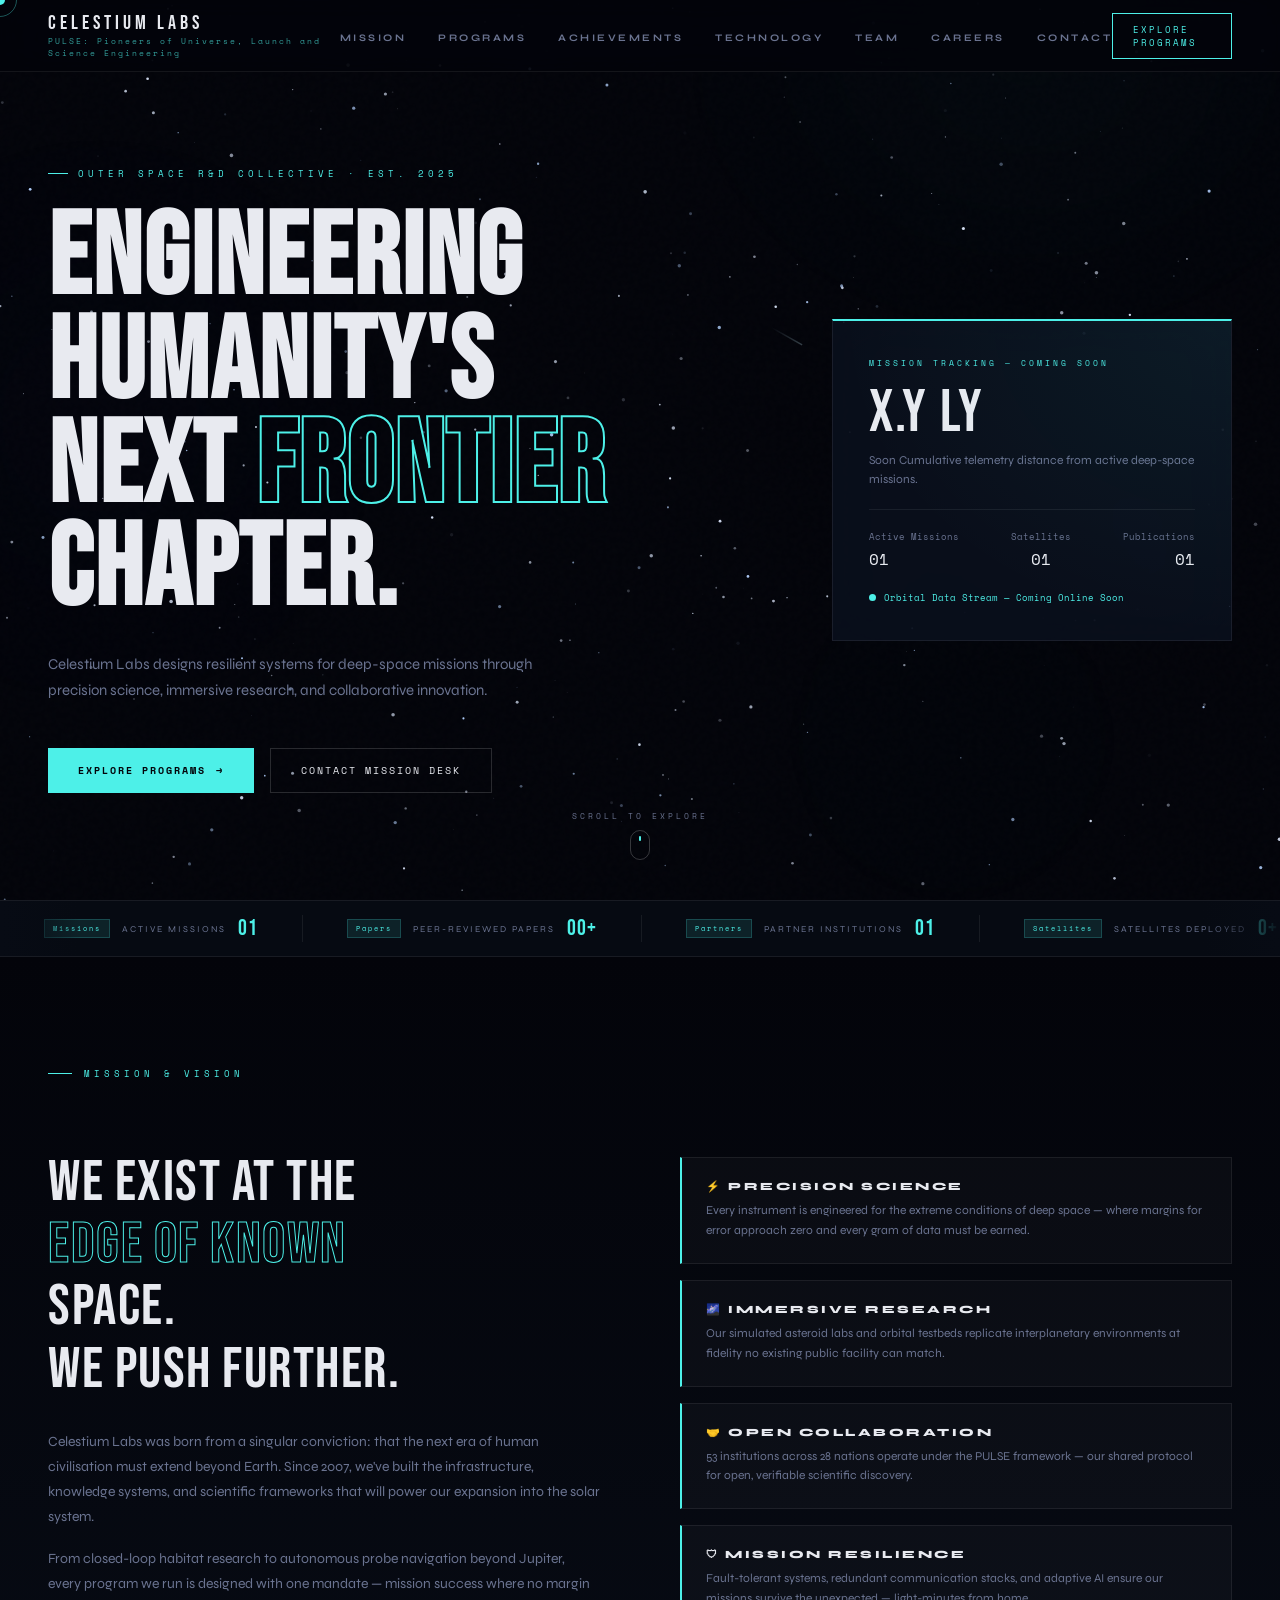
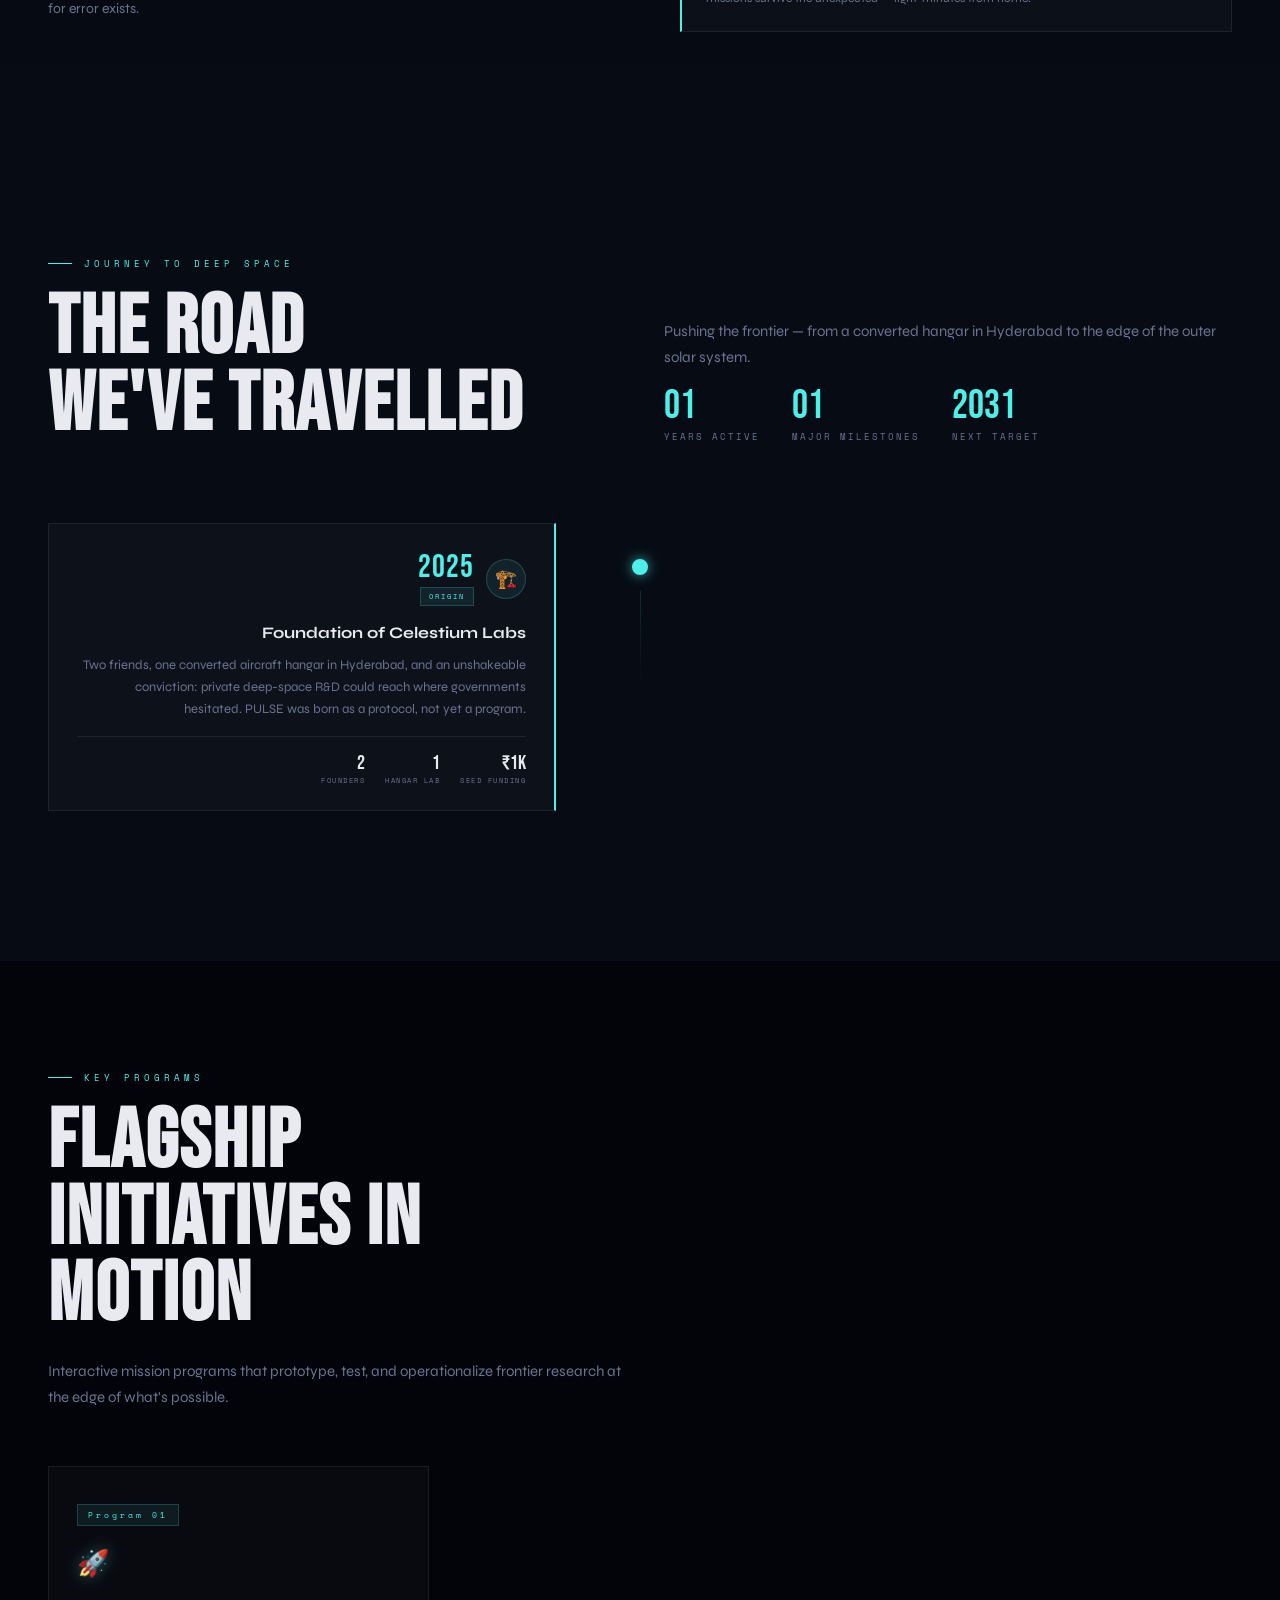
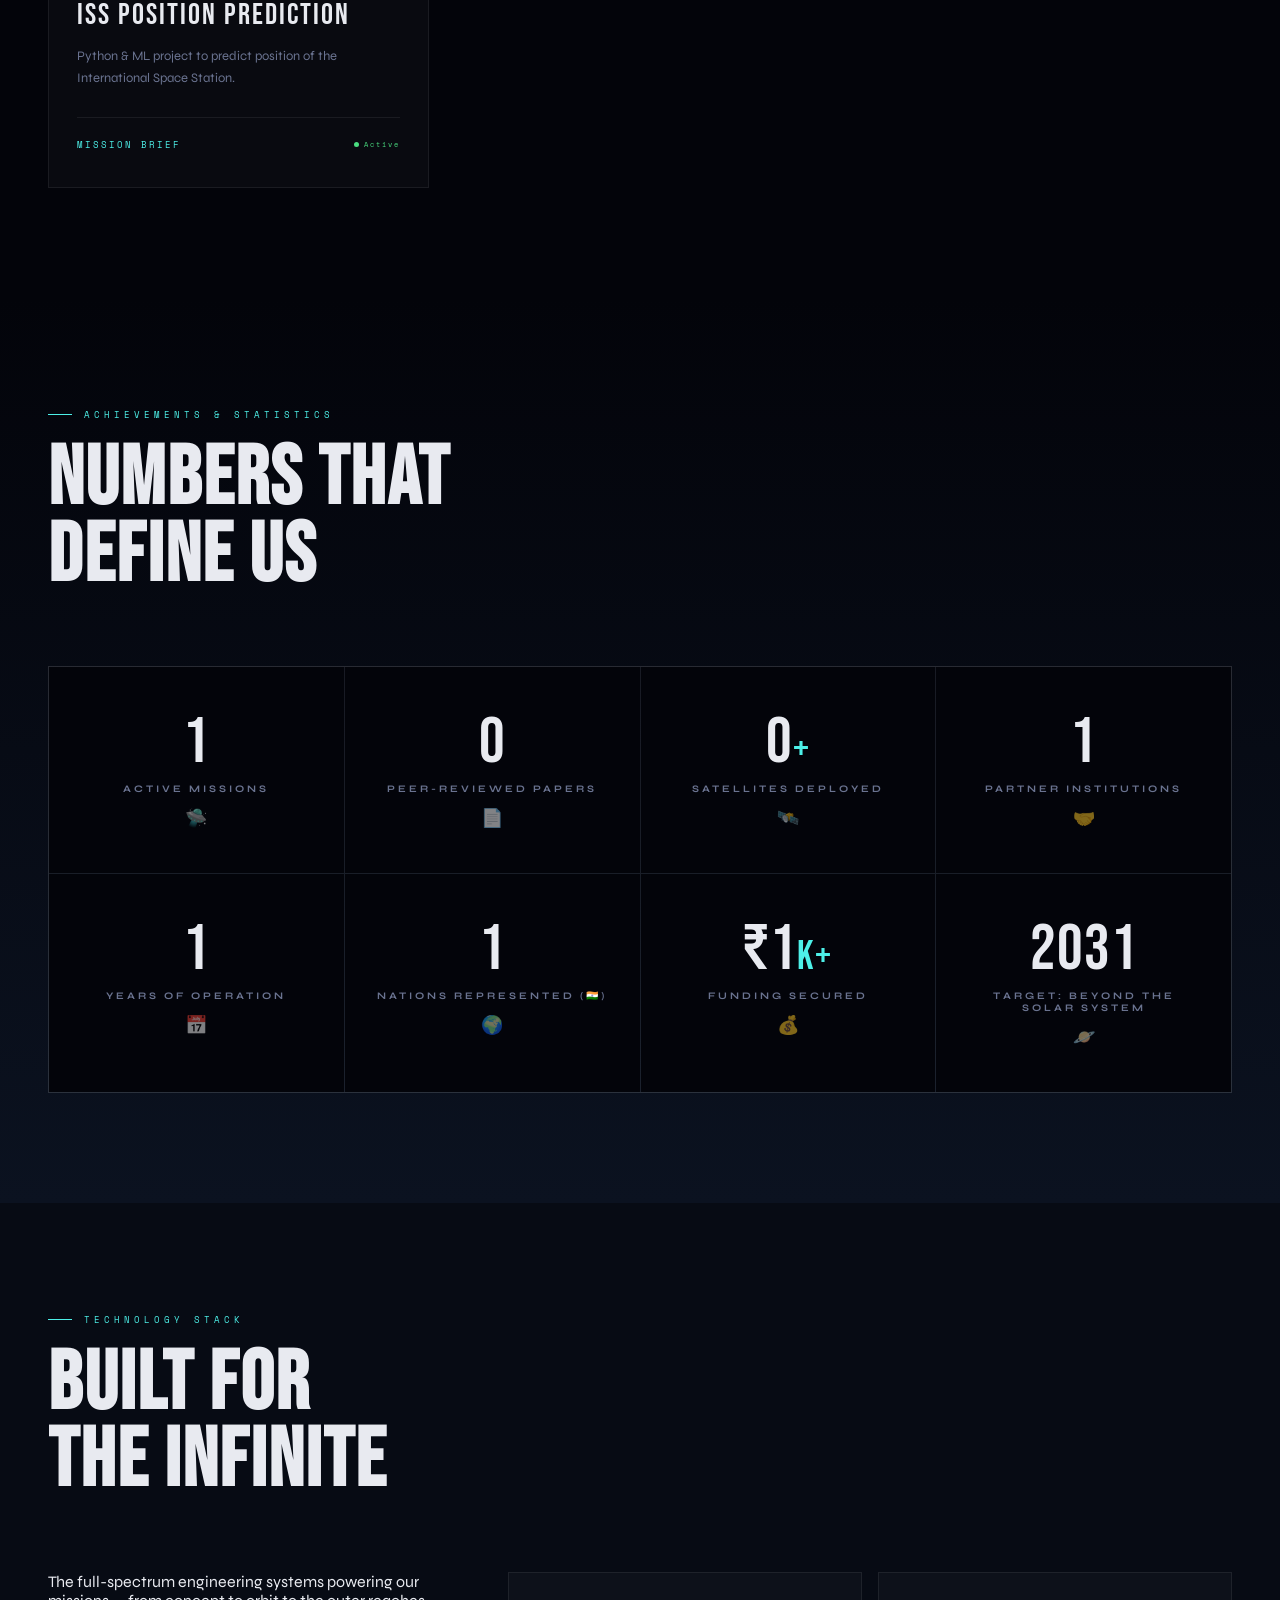
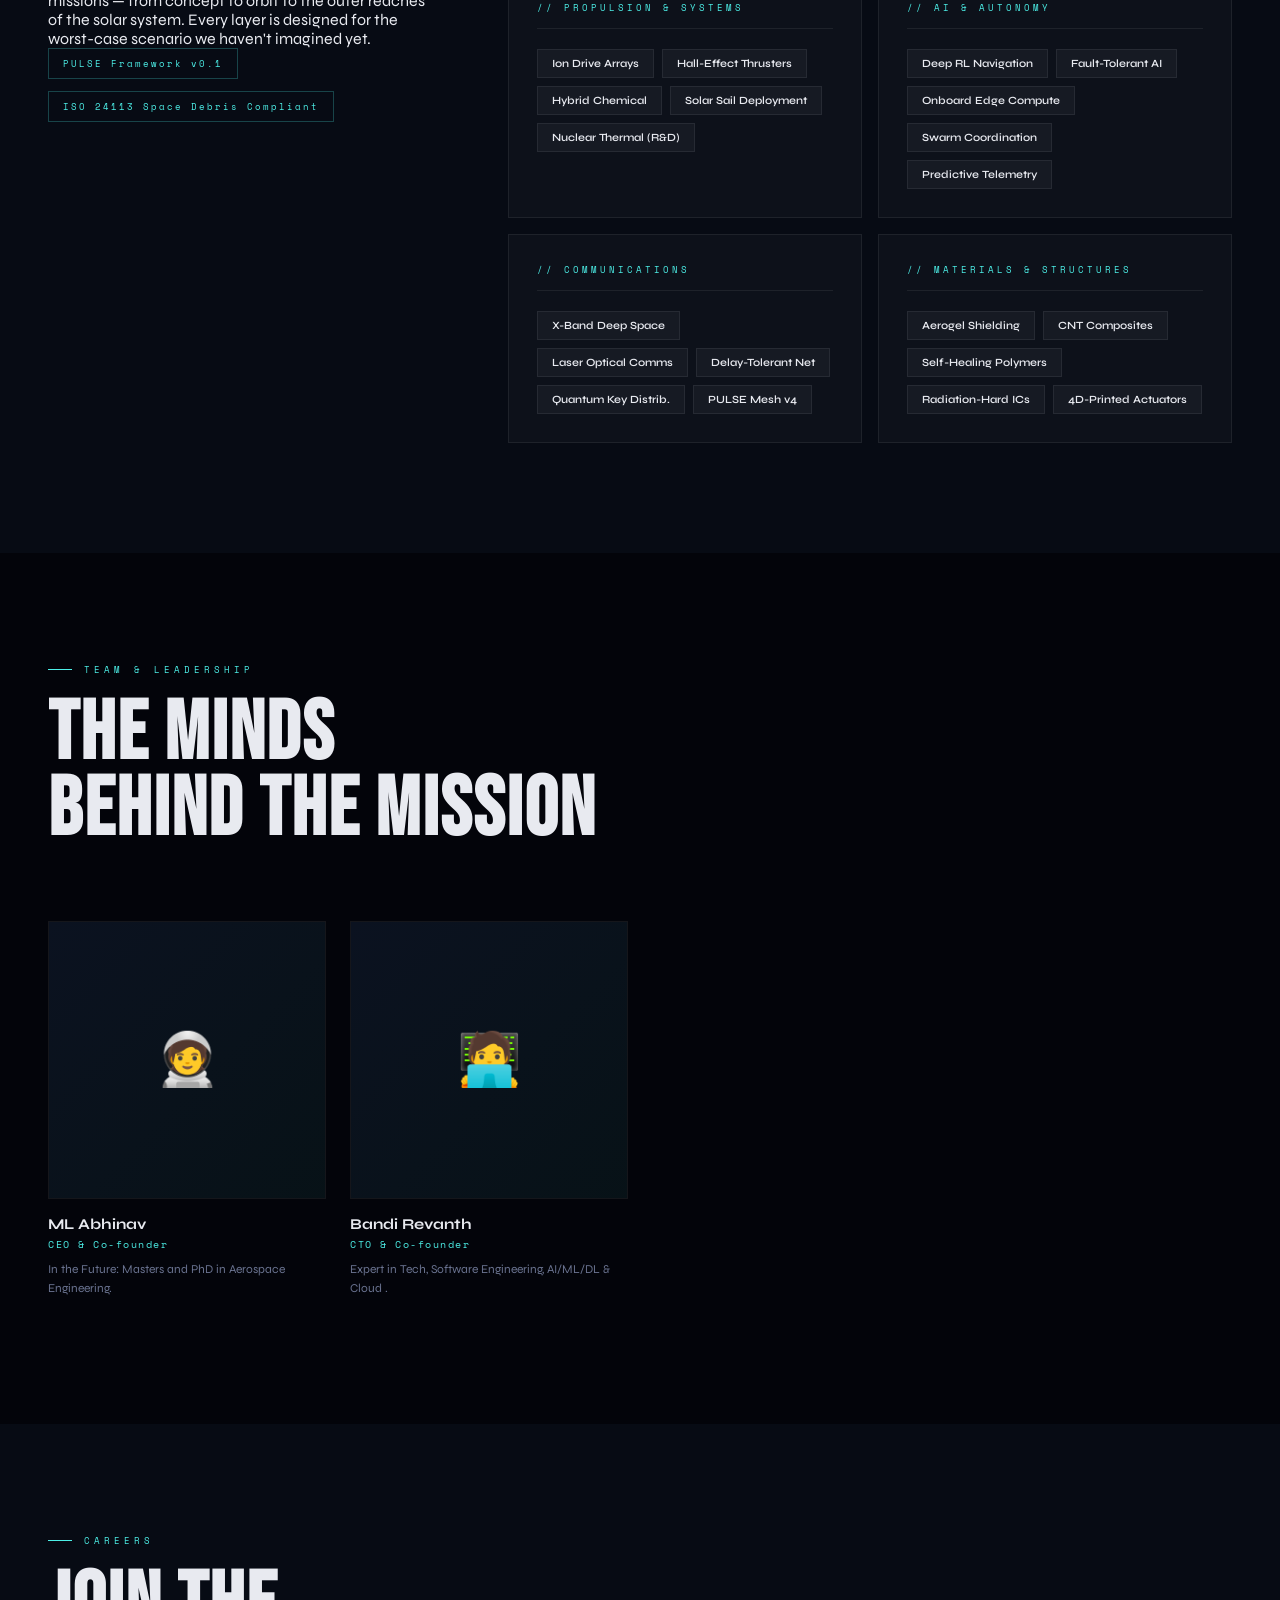
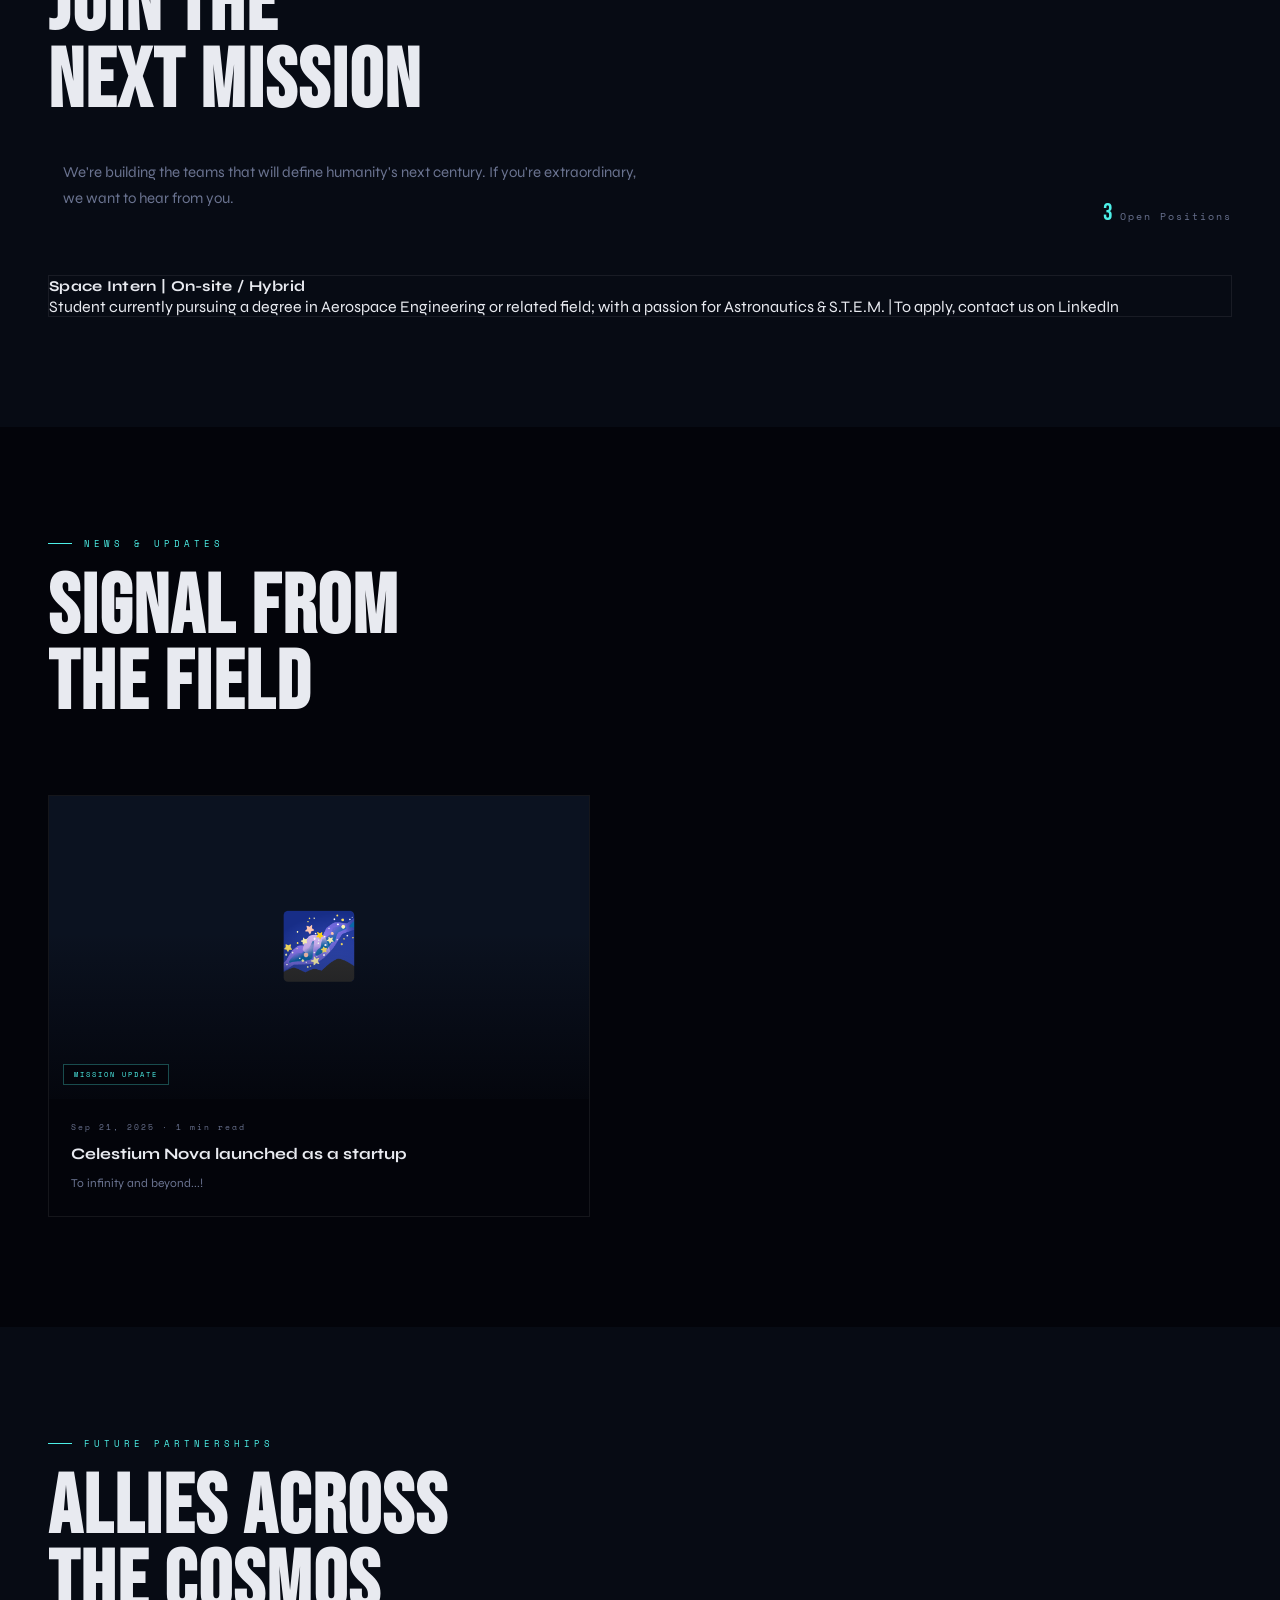
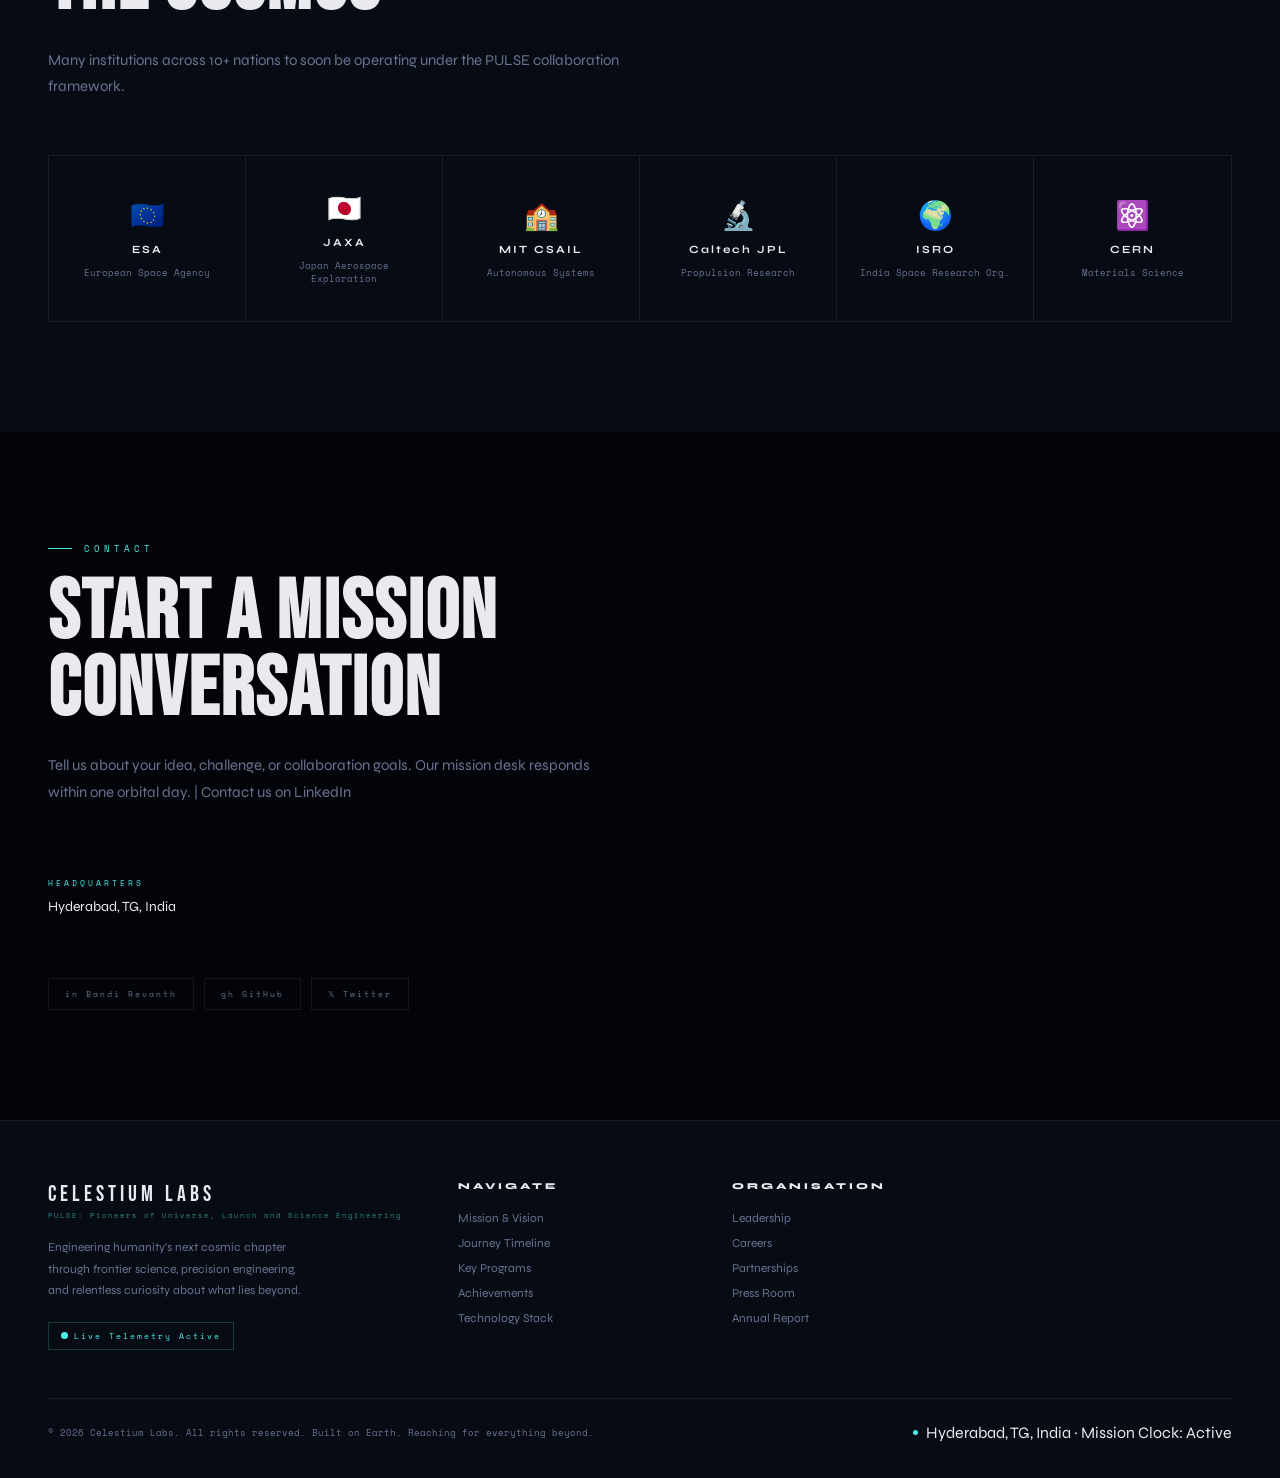
<file: index.html>
<!DOCTYPE html>
<html lang="en">
  
<head>
  <meta charset="UTF-8">
  <meta name="viewport" content="width=device-width, initial-scale=1.0">
  <title>Celestium Nova R&D Labs</title>
  <meta name="description" content="Celestium Labs designs resilient systems for deep-space missions through precision science, immersive research, and collaborative innovation.">
  <link rel="preconnect" href="https://fonts.googleapis.com">
  <link rel="preconnect" href="https://fonts.gstatic.com" crossorigin>
  <link href="https://fonts.googleapis.com/css2?family=Bebas+Neue&family=Syne:wght@400;500;600;700;800&family=Space+Mono:ital,wght@0,400;0,700;1,400&display=swap" rel="stylesheet">
  <link rel="stylesheet" href="style.css">
  <link rel="icon" href="favicon.ico">
  <link rel="canonical" href="https://celestium-nova.github.io">
  <!-- Favicon credits (attribution): <a href="https://www.flaticon.com/free-icons/space-shuttle" title="space shuttle icons">Space shuttle icons created by Freepik - Flaticon</a> -->
  <meta name="google-site-verification" content="Rb11VQglJtNAxcvPbzTq7nTqqgmZQqbjFGNq2vE9H3I" />
</head>
  
<body>
  
<!-- LOADER -->
<div id="loader">
  <div class="loader-logo">CELESTIUM LABS</div>
  <div class="loader-tag">Initializing mission systems...</div>
  <div class="loader-tag">Born from the land of Vedic astronomy. Destined for deep space. </div>
  <div class="loader-tag">We invented zero. Of course we'd reach infinity.</div>
  <div class="loader-bar-wrap"><div class="loader-bar"></div></div>
  <div class="loader-pct" id="loaderPct">0%</div>
</div>

<!-- PROGRESS BAR -->
<div id="progress-bar"></div>

<!-- CURSOR -->
<div id="cursor"></div>
<div id="cursor-ring"></div>

<!-- NEBULA BLOBS -->
<div class="nebula nebula-1"></div>
<div class="nebula nebula-2"></div>
<div class="nebula nebula-3"></div>

<!-- STARFIELD -->
<canvas id="starfield"></canvas>

<!-- TOAST -->
<div id="toast">
  <span class="toast-icon">✓</span>
  <div class="toast-text">Transmission received.<br>Mission control will reach out soon.</div>
  <button class="toast-close" onclick="document.getElementById('toast').classList.remove('show')">✕</button>
</div>

<!-- BACK TO TOP -->
<button id="back-top" onclick="window.scrollTo({top:0,behavior:'smooth'})">↑</button>

<!-- MOBILE MENU OVERLAY -->
<div id="menu-overlay">
  <a class="mob-link" href="#mission"   onclick="closeMenu(this)">Mission</a>
  <a class="mob-link" href="#programs"  onclick="closeMenu(this)">Programs</a>
  <a class="mob-link" href="#achievements" onclick="closeMenu(this)">Achievements</a>
  <a class="mob-link" href="#technology" onclick="closeMenu(this)">Technology</a>
  <a class="mob-link" href="#team"      onclick="closeMenu(this)">Team</a>
  <a class="mob-link" href="#careers"   onclick="closeMenu(this)">Careers</a>
  <a class="mob-link" href="#contact"   onclick="closeMenu(this)">Contact</a>
</div>

<!-- NAV -->
<nav id="main-nav">
  <div class="logo-block">
    <div class="logo-name">CELESTIUM LABS</div>
    <div class="logo-tag">PULSE: Pioneers of Universe, Launch and Science Engineering</div>
  </div>
  <ul class="nav-links" id="nav-links">
    <li><a href="#mission">Mission</a></li>
    <li><a href="#programs">Programs</a></li>
    <li><a href="#achievements">Achievements</a></li>
    <li><a href="#technology">Technology</a></li>
    <li><a href="#team">Team</a></li>
    <li><a href="#careers">Careers</a></li>
    <li><a href="#contact">Contact</a></li>
  </ul>
  <div class="nav-right">
    <a href="#programs" class="nav-cta">Explore Programs</a>
    <button class="hamburger" id="hamburger" onclick="toggleMenu()">
      <span></span><span></span><span></span>
    </button>
  </div>
</nav>

<!-- ======================================================
     HERO
====================================================== -->
<section id="hero">
  <div>
    <p class="hero-eyebrow">Outer Space R&amp;D Collective · Est. 2025</p>
    <h1 class="hero-title">
      Engineering<br>Humanity's<br>Next&nbsp;<span class="word-cycle" id="wordCycle">Cosmic</span><br>Chapter.
    </h1>
    <p class="hero-sub">Celestium Labs designs resilient systems for deep-space missions through precision science, immersive research, and collaborative innovation.</p>
    <div class="hero-actions">
      <a href="#programs" class="btn-primary">Explore Programs <span>→</span></a>
      <a href="#contact"  class="btn-ghost">Contact Mission Desk</a>
    </div>
  </div>
  <div class="hero-telemetry">
    <div class="telem-label">Mission Tracking — Coming Soon</div>
    <div class="telem-value">X.Y&nbsp;ly</div>
    <p class="telem-desc">Soon Cumulative telemetry distance from active deep-space missions.</p>
    <div class="telem-divider"></div>
    <div class="telem-row">
      <div class="telem-mini">
        <span class="lbl">Active Missions</span>
        <span class="val counter-hero" data-target="00">01</span>
      </div>
      <div class="telem-mini" style="text-align:center">
        <span class="lbl">Satellites</span>
        <span class="val counter-hero" data-target="00">01</span>
      </div>
      <div class="telem-mini" style="text-align:right">
        <span class="lbl">Publications</span>
        <span class="val counter-hero" data-target="00">01</span>
      </div>
    </div>
    <div class="telem-live"><span class="live-dot"></span>Orbital Data Stream — Coming Online Soon</div>
  </div>
  <div class="scroll-hint">
    <span>Scroll to explore</span>
    <div class="scroll-mouse"></div>
  </div>
</section>

<!-- STATS TICKER -->
<div class="stats-ticker">
  <div class="ticker-gradient-l"></div>
  <div class="ticker-gradient-r"></div>
  <div class="ticker-track">
    <div class="ticker-item"><span class="ticker-live-badge">Missions</span><span class="t-label">Active Missions</span><span class="t-val">01</span></div>
    <div class="ticker-item"><span class="ticker-live-badge">Papers</span><span class="t-label">Peer-Reviewed Papers</span><span class="t-val">00+</span></div>
    <div class="ticker-item"><span class="ticker-live-badge">Partners</span><span class="t-label">Partner Institutions</span><span class="t-val">01</span></div>
    <div class="ticker-item"><span class="ticker-live-badge">Satellites</span><span class="t-label">Satellites Deployed</span><span class="t-val">0+</span></div>
    <div class="ticker-item"><span class="ticker-live-badge">Nations</span><span class="t-label">Nations Represented</span><span class="t-val">01</span></div>
    <div class="ticker-item"><span class="ticker-live-badge">Distance</span><span class="t-label">Total Distance Tracked</span><span class="t-val">X.Y ly</span></div>
    <div class="ticker-item"><span class="ticker-live-badge">Years</span><span class="t-label">Years of Operation</span><span class="t-val">01</span></div>
    <div class="ticker-item"><span class="ticker-live-badge">Funding</span><span class="t-label">Funding Secured</span><span class="t-val">₹1k+</span></div>
    <!-- Duplicate for seamless loop -->
    <div class="ticker-item"><span class="ticker-live-badge">Missions</span><span class="t-label">Active Missions</span><span class="t-val">01</span></div>
    <div class="ticker-item"><span class="ticker-live-badge">Papers</span><span class="t-label">Peer-Reviewed Papers</span><span class="t-val">00+</span></div>
    <div class="ticker-item"><span class="ticker-live-badge">Partners</span><span class="t-label">Partner Institutions</span><span class="t-val">01</span></div>
    <div class="ticker-item"><span class="ticker-live-badge">Satellites</span><span class="t-label">Satellites Deployed</span><span class="t-val">0+</span></div>
    <div class="ticker-item"><span class="ticker-live-badge">Nations</span><span class="t-label">Nations Represented</span><span class="t-val">01</span></div>
    <div class="ticker-item"><span class="ticker-live-badge">Distance</span><span class="t-label">Total Distance Tracked</span><span class="t-val">X.Y ly</span></div>
    <div class="ticker-item"><span class="ticker-live-badge">Years</span><span class="t-label">Years of Operation</span><span class="t-val">01</span></div>
    <div class="ticker-item"><span class="ticker-live-badge">Funding</span><span class="t-label">Funding Secured</span><span class="t-val">₹1k+</span></div>
  </div>
</div>

<!-- ======================================================
     MISSION
====================================================== -->
<section id="mission">
  <div class="section-inner">
    <p class="section-eyebrow reveal">Mission &amp; Vision</p>
    <div class="mission-grid">
      <div class="reveal-left">
        <div class="mission-manifesto">
          We exist at the<br>
          <span class="ghost">edge of known</span><br>
          space.<br>We push further.
        </div>
        <div class="mission-body">
          <p>Celestium Labs was born from a singular conviction: that the next era of human civilisation must extend beyond Earth. Since 2007, we've built the infrastructure, knowledge systems, and scientific frameworks that will power our expansion into the solar system.</p>
          <p>From closed-loop habitat research to autonomous probe navigation beyond Jupiter, every program we run is designed with one mandate — mission success where no margin for error exists.</p>
        </div>
      </div>
      <div class="mission-pillars reveal-right">
        <div class="pillar">
          <div class="pillar-title">⚡ Precision Science</div>
          <p>Every instrument is engineered for the extreme conditions of deep space — where margins for error approach zero and every gram of data must be earned.</p>
        </div>
        <div class="pillar">
          <div class="pillar-title">🌌 Immersive Research</div>
          <p>Our simulated asteroid labs and orbital testbeds replicate interplanetary environments at fidelity no existing public facility can match.</p>
        </div>
        <div class="pillar">
          <div class="pillar-title">🤝 Open Collaboration</div>
          <p>53 institutions across 28 nations operate under the PULSE framework — our shared protocol for open, verifiable scientific discovery.</p>
        </div>
        <div class="pillar">
          <div class="pillar-title">🛡 Mission Resilience</div>
          <p>Fault-tolerant systems, redundant communication stacks, and adaptive AI ensure our missions survive the unexpected — light-minutes from home.</p>
        </div>
      </div>
    </div>
  </div>
</section>

<!-- ======================================================
     JOURNEY TIMELINE — REDESIGNED
====================================================== -->
<section id="journey">
  <div class="section-inner">
    <p class="section-eyebrow reveal">Journey to Deep Space</p>

    <div class="journey-header">
      <div>
        <h2 class="section-title reveal" style="margin-bottom:0">The Road<br>We've Travelled</h2>
      </div>
      <div class="journey-summary reveal" style="transition-delay:0.15s">
        <p class="section-desc" style="max-width:100%"> Pushing the frontier — from a converted hangar in Hyderabad to the edge of the outer solar system.</p>
        <div class="journey-kpi">
          <div class="jkpi"><span class="jkpi-num">01</span><span class="jkpi-label">Years Active</span></div>
          <div class="jkpi"><span class="jkpi-num">01</span><span class="jkpi-label">Major Milestones</span></div>
          <div class="jkpi"><span class="jkpi-num">2031</span><span class="jkpi-label">Next Target</span></div>
        </div>
      </div>
    </div>



      <!-- 2025 — ... -->
      <div class="tl-item">
        <div class="tl-left">
          <div class="tl-card">
            <div class="tl-card-top">
              <div class="tl-icon">🏗️</div>
              <div class="tl-meta">
                <span class="tl-year">2025</span>
                <span class="tl-badge">Origin</span>
              </div>
            </div>
            <div class="tl-title">Foundation of Celestium Labs</div>
            <p class="tl-desc">Two friends, one converted aircraft hangar in Hyderabad, and an unshakeable conviction: private deep-space R&D could reach where governments hesitated. PULSE was born as a protocol, not yet a program.</p>
            <div class="tl-metrics">
              <div class="tl-metric"><span class="tl-metric-val">2</span><span class="tl-metric-lbl">Founders</span></div>
              <div class="tl-metric"><span class="tl-metric-val">1</span><span class="tl-metric-lbl">Hangar Lab</span></div>
              <div class="tl-metric"><span class="tl-metric-val">₹1K</span><span class="tl-metric-lbl">Seed Funding</span></div>
            </div>
          </div>
        </div>
        <div class="tl-spine">
          <div class="tl-dot-wrap"><div class="tl-dot-ring"></div><div class="tl-dot filled"></div></div>
          <div class="tl-connector"></div>
        </div>
        <div class="tl-spacer"></div>
      </div>

    </div><!-- /journey-timeline -->
  </div>
</section>

<!-- ======================================================
     PROGRAMS
====================================================== -->
<section id="programs">
  <div class="section-inner">
    <p class="section-eyebrow reveal">Key Programs</p>
    <h2 class="section-title reveal">Flagship<br>Initiatives in<br>Motion</h2>
    <p class="section-desc reveal" style="margin-bottom:0">Interactive mission programs that prototype, test, and operationalize frontier research at the edge of what's possible.</p>
    <div class="programs-grid" style="margin-top:56px">

      <div class="program-card reveal">
        <div class="card-glow"></div>
        <div class="prog-num">Program 01</div>
        <span class="prog-icon">🚀</span>
        <div class="prog-name">ISS Position Prediction</div>
        <p class="prog-desc">Python & ML project to predict position of the International Space Station.</p>
        <div class="prog-footer">
          <a href="https://github.com/celestium-nova/iss-position-prediction/" target="_blank" class="prog-link">Mission Brief</a>
          <span class="prog-status active">Active</span>
        </div>
      </div>

    </div>
  </div>
</section>

<!-- ======================================================
     ACHIEVEMENTS
====================================================== -->
<section id="achievements">
  <div class="section-inner">
    <p class="section-eyebrow reveal">Achievements &amp; Statistics</p>
    <h2 class="section-title reveal">Numbers That<br>Define Us</h2>
    <div class="stats-mega reveal">
      <div class="stat-block">
        <div class="stat-num"><span class="counter" data-target="01">0</span></div>
        <div class="stat-label">Active Missions</div>
        <div class="stat-icon">🛸</div>
      </div>
      <div class="stat-block">
        <div class="stat-num"><span class="counter" data-target="00">0+</span></div>
        <div class="stat-label">Peer-Reviewed Papers</div>
        <div class="stat-icon">📄</div>
      </div>
      <div class="stat-block">
        <div class="stat-num"><span class="counter" data-target="00">0</span><span class="unit">+</span></div>
        <div class="stat-label">Satellites Deployed</div>
        <div class="stat-icon">🛰️</div>
      </div>
      <div class="stat-block">
        <div class="stat-num"><span class="counter" data-target="01">0</span></div>
        <div class="stat-label">Partner Institutions</div>
        <div class="stat-icon">🤝</div>
      </div>
      <div class="stat-block">
        <div class="stat-num"><span class="counter" data-target="01">0</span></div>
        <div class="stat-label">Years of Operation</div>
        <div class="stat-icon">📅</div>
      </div>
      <div class="stat-block">
        <div class="stat-num"><span class="counter" data-target="01">0</span></div>
        <div class="stat-label">Nations Represented (🇮🇳)</div>
        <div class="stat-icon">🌍</div>
      </div>
      <div class="stat-block">
        <div class="stat-num">₹<span class="counter" data-target="1">1</span><span class="unit">K+</span></div>
        <div class="stat-label">Funding Secured</div>
        <div class="stat-icon">💰</div>
      </div>
      <div class="stat-block">
        <div class="stat-num"><span class="counter" data-target="2031">2026</span></div>
        <div class="stat-label">Target: Beyond the solar system</div>
        <div class="stat-icon">🪐</div>
      </div>
    </div>
  </div>
</section>

<!-- ======================================================
     TECHNOLOGY
====================================================== -->
<section id="technology">
  <div class="section-inner">
    <p class="section-eyebrow reveal">Technology Stack</p>
    <h2 class="section-title reveal">Built for<br>the Infinite</h2>
    <div class="tech-layout">
      <div class="reveal-left">
        <p>The full-spectrum engineering systems powering our missions — from concept to orbit to the outer reaches of the solar system. Every layer is designed for the worst-case scenario we haven't imagined yet.</p>
        <div class="tech-badge" style="margin-bottom:12px">PULSE Framework v0.1</div><br>
        <div class="tech-badge">ISO 24113 Space Debris Compliant</div>
      </div>
      <div class="tech-grid reveal-right">
        <div class="tech-cat">
          <div class="tech-cat-head">// Propulsion &amp; Systems</div>
          <div class="tech-tags">
            <span class="tech-tag">Ion Drive Arrays</span>
            <span class="tech-tag">Hall-Effect Thrusters</span>
            <span class="tech-tag">Hybrid Chemical</span>
            <span class="tech-tag">Solar Sail Deployment</span>
            <span class="tech-tag">Nuclear Thermal (R&amp;D)</span>
          </div>
        </div>
        <div class="tech-cat">
          <div class="tech-cat-head">// AI &amp; Autonomy</div>
          <div class="tech-tags">
            <span class="tech-tag">Deep RL Navigation</span>
            <span class="tech-tag">Fault-Tolerant AI</span>
            <span class="tech-tag">Onboard Edge Compute</span>
            <span class="tech-tag">Swarm Coordination</span>
            <span class="tech-tag">Predictive Telemetry</span>
          </div>
        </div>
        <div class="tech-cat">
          <div class="tech-cat-head">// Communications</div>
          <div class="tech-tags">
            <span class="tech-tag">X-Band Deep Space</span>
            <span class="tech-tag">Laser Optical Comms</span>
            <span class="tech-tag">Delay-Tolerant Net</span>
            <span class="tech-tag">Quantum Key Distrib.</span>
            <span class="tech-tag">PULSE Mesh v4</span>
          </div>
        </div>
        <div class="tech-cat">
          <div class="tech-cat-head">// Materials &amp; Structures</div>
          <div class="tech-tags">
            <span class="tech-tag">Aerogel Shielding</span>
            <span class="tech-tag">CNT Composites</span>
            <span class="tech-tag">Self-Healing Polymers</span>
            <span class="tech-tag">Radiation-Hard ICs</span>
            <span class="tech-tag">4D-Printed Actuators</span>
          </div>
        </div>
      </div>
    </div>
  </div>
</section>

<!-- ======================================================
     TEAM
====================================================== -->
<section id="team">
  <div class="section-inner">
    <p class="section-eyebrow reveal">Team &amp; Leadership</p>
    <h2 class="section-title reveal">The Minds<br>Behind the Mission</h2>
    <div class="team-grid">

      <div class="team-card reveal">
        <div class="team-avatar-wrap">
          <div class="team-avatar">🧑‍🚀</div>
          <div class="team-overlay">
            <div class="team-socials">
              <a href="#" class="tsocial">LinkedIn</a>
              <a href="https://x.com/l_abhinav19093" class="tsocial">X</a>
            </div>
          </div>
        </div>
        <div class="team-info">
          <div class="team-name">ML Abhinav</div>
          <div class="team-role">CEO & Co-founder</div>
          <div class="team-bio">In the Future: Masters and PhD in Aerospace Engineering.</div>
        </div>
      </div>

      <div class="team-card reveal" style="transition-delay:0.1s">
        <div class="team-avatar-wrap">
          <div class="team-avatar">🧑‍💻</div>
          <div class="team-overlay">
            <div class="team-socials">
              <a href="https://www.linkedin.com/in/bandi-revanth/" class="tsocial">LinkedIn</a>
              <a href="https://github.com/bandirevanth" class="tsocial">GitHub</a>
            </div>
          </div>
        </div>
        <div class="team-info">
          <div class="team-name">Bandi Revanth</div>
          <div class="team-role">CTO & Co-founder</div>
          <div class="team-bio">Expert in Tech, Software Engineering, AI/ML/DL & Cloud .</div>
        </div>
      </div>

    </div>
  </div>
</section>

<!-- ======================================================
     CAREERS
====================================================== -->
<section id="careers">
  <div class="section-inner">
    <p class="section-eyebrow reveal">Careers</p>
    <h2 class="section-title reveal">Join the<br>Next Mission</h2>
    <div class="careers-header reveal">
      <p class="section-desc" style="margin: 1em;">We're building the teams that will define humanity's next century. If you're extraordinary, we want to hear from you.</p>
      <div class="careers-count"><span>3</span>Open Positions</div>
    </div>
    <div class="careers-list reveal">
      <div class="career-card">
        <div class="career-title">Space Intern | On-site / Hybrid</div>
        <p class="career-desc">Student currently pursuing a degree in Aerospace Engineering or related field; with a passion for Astronautics & S.T.E.M. | To apply, contact us on LinkedIn</p>
      </div>
    </div>
  </div>
</section>

<!-- ======================================================
     NEWS
====================================================== -->
<section id="news">
  <div class="section-inner">
    <p class="section-eyebrow reveal">News &amp; Updates</p>
    <h2 class="section-title reveal">Signal from<br>the Field</h2>
    <div class="news-grid">

      <div class="news-card reveal">
        <div class="news-thumb" style="font-size:64px">
          🌌
          <span class="news-category">Mission Update</span>
        </div>
        <div class="news-body">
          <div class="news-meta">Sep 21, 2025 · 1 min read</div>
          <div class="news-title">Celestium Nova launched as a startup</div>
          <div class="news-excerpt">To infinity and beyond...!</div>
          <!-- <a href="#" class="news-readmore">Read Mission Report →</a> -->
        </div>
      </div>

    </div>
  </div>
</section>

<!-- ======================================================
     PARTNERSHIPS
====================================================== -->
<section id="partnerships">
  <div class="section-inner">
    <p class="section-eyebrow reveal">Future Partnerships</p>
    <h2 class="section-title reveal">Allies Across<br>the Cosmos</h2>
    <p class="section-desc reveal">Many institutions across 10+ nations to soon be operating under the PULSE collaboration framework.</p>
    <div class="partners-grid reveal" style="margin-top:56px">
      <div class="partner-tile">
        <span class="p-icon">🇪🇺</span>
        <div class="p-name">ESA</div>
        <div class="p-type">European Space Agency</div>
      </div>
      <div class="partner-tile">
        <span class="p-icon">🇯🇵</span>
        <div class="p-name">JAXA</div>
        <div class="p-type">Japan Aerospace Exploration</div>
      </div>
      <div class="partner-tile">
        <span class="p-icon">🏫</span>
        <div class="p-name">MIT CSAIL</div>
        <div class="p-type">Autonomous Systems</div>
      </div>
      <div class="partner-tile">
        <span class="p-icon">🔬</span>
        <div class="p-name">Caltech JPL</div>
        <div class="p-type">Propulsion Research</div>
      </div>
      <div class="partner-tile">
        <span class="p-icon">🌍</span>
        <div class="p-name">ISRO</div>
        <div class="p-type">India Space Research Org.</div>
      </div>
      <div class="partner-tile">
        <span class="p-icon">⚛️</span>
        <div class="p-name">CERN</div>
        <div class="p-type">Materials Science</div>
      </div>
    </div>
  </div>
</section>

<!-- ======================================================
     NEWSLETTER

     <section id="newsletter">
  <div class="nl-inner">
    <div class="reveal-left">
      <div class="nl-label">Deep Space Signal</div>
      <h2 class="nl-title">Stay in the<br>Mission Loop</h2>
      <p class="nl-desc">Monthly transmissions on breakthroughs, mission updates, and the science shaping humanity's next cosmic chapter. No noise — only signal.</p>
      <div class="nl-perks">
        <span class="nl-perk">Exclusive mission data visualisations</span>
        <span class="nl-perk">First access to published research</span>
        <span class="nl-perk">Invitations to PULSE lab open days</span>
        <span class="nl-perk">Early career opportunity alerts</span>
      </div>
    </div>
    <div class="reveal-right">
      <div class="nl-form">
        <div class="nl-row">
          <input type="text"  class="nl-input" placeholder="First Name">
          <input type="text"  class="nl-input" placeholder="Last Name">
        </div>
        <input type="email" class="nl-input" placeholder="Work Email Address">
        <select class="nl-select">
          <option value="">Area of Interest</option>
          <option>Propulsion &amp; Systems</option>
          <option>Astrobiology</option>
          <option>Communications</option>
          <option>Autonomous Systems</option>
          <option>Human Factors</option>
          <option>General Science</option>
        </select>
        <button class="nl-submit" onclick="showToast()">
          <span>📡</span> Subscribe to Signal Transmission
        </button>
        <p class="nl-privacy">No spam. Unsubscribe at any orbital period. Data governed by the PULSE Open Data Charter.</p>
      </div>
    </div>
  </div>
</section>
====================================================== -->

<!-- ======================================================
     CONTACT
====================================================== -->
<section id="contact">
  <div class="section-inner">
    <p class="section-eyebrow reveal">Contact</p>
    <h2 class="section-title reveal">Start a Mission<br>Conversation</h2>
    <p class="section-desc reveal">Tell us about your idea, challenge, or collaboration goals. Our mission desk responds within one orbital day. | Contact us on LinkedIn</p>
    <div class="contact-grid">
      <div class="contact-info-list reveal-left">
        <div class="ci-item">
          <div class="ci-label">Headquarters</div>
          <div class="ci-value">Hyderabad, TG, India</div>
        </div>
        <div class="social-row">
          <a href="https://www.linkedin.com/in/bandi-revanth/" class="soc-btn">in Bandi Revanth</a>
          <a href="https://github.com/celestium-nova/" class="soc-btn">gh GitHub</a>
          <a href="https://x.com/celestium_labs" class="soc-btn">𝕏 Twitter</a>
        </div>
      </div>

      <!-- 
      <div class="contact-form reveal-right">
        <div class="form-row">
          <input type="text"  class="form-input" placeholder="Full Name">
          <input type="email" class="form-input" placeholder="Work Email">
        </div>
        <input type="text" class="form-input" placeholder="Organization">
        <select class="form-select">
          <option value="">Inquiry Type</option>
          <option>Research Collaboration</option>
          <option>Investment / Funding</option>
          <option>Media Inquiry</option>
          <option>Career Inquiry</option>
          <option>Partnership</option>
          <option>General</option>
        </select>
        <textarea class="form-textarea" placeholder="Your mission brief — tell us what you're working toward..."></textarea>
        <button class="form-submit" onclick="showToast()">
          <span>✉</span> Send Transmission
        </button>
      </div>
      -->
    
    </div>
  </div>
</section>

<!-- FOOTER -->
<footer>
  <div class="footer-top">
    <div class="footer-brand">
      <div class="fb-logo-name">CELESTIUM LABS</div>
      <div class="fb-logo-tag">PULSE: Pioneers of Universe, Launch and Science Engineering</div>
      <p class="fb-desc">Engineering humanity's next cosmic chapter through frontier science, precision engineering, and relentless curiosity about what lies beyond.</p>
      <div class="fb-badge"><span class="live-dot"></span> Live Telemetry Active</div>
    </div>
    <div class="footer-col">
      <h4>Navigate</h4>
      <ul>
        <li><a href="#mission">Mission &amp; Vision</a></li>
        <li><a href="#journey">Journey Timeline</a></li>
        <li><a href="#programs">Key Programs</a></li>
        <li><a href="#achievements">Achievements</a></li>
        <li><a href="#technology">Technology Stack</a></li>
      </ul>
    </div>
    <div class="footer-col">
      <h4>Organisation</h4>
      <ul>
        <li><a href="#team">Leadership</a></li>
        <li><a href="#careers">Careers</a></li>
        <li><a href="#partnerships">Partnerships</a></li>
        <li><a href="#news">Press Room</a></li>
        <li><a href="#">Annual Report</a></li>
      </ul>
    </div>
    <!--
    <div class="footer-col">
      <h4>Research</h4>
      <ul>
        <li><a href="#">PULSE Archive</a></li>
        <li><a href="#">Open Data Portal</a></li>
        <li><a href="#">Publications</a></li>
        <li><a href="#">Patents</a></li>
        <li><a href="#">Ethics Charter</a></li>
      </ul>
    </div>
    -->
  </div>
  <div class="footer-bottom">
    <p>© 2026 Celestium Labs. All rights reserved. Built on Earth. Reaching for everything beyond.</p>
    <div class="footer-coords">
      <span class="dot"></span>
      <span>Hyderabad, TG, India · Mission Clock: Active</span>
    </div>
  </div>
</footer>

<script src="script.js"></script>
</body>
</html>
</file>
<file: style.css>
/* ============================================================
   Celestium Labs — PULSE
   Complete Stylesheet
   Fonts: Bebas Neue, Syne, Space Mono (Google Fonts)
============================================================ */

@import url("https://fonts.googleapis.com/css2?family=Bebas+Neue&family=Syne:wght@400;500;600;700;800&family=Space+Mono:ital,wght@0,400;0,700;1,400&display=swap");

/* ============================================================
   TOKENS
============================================================ */
:root {
  --black:    #03040a;
  --deep:     #070b14;
  --navy:     #0b1220;
  --cyan:     #4df0e8;
  --cyan-dim: #1a5c58;
  --cyan-mid: #26a49e;
  --amber:    #f5a623;
  --red:      #ff4d6d;
  --white:    #e8eaf0;
  --muted:    #6a7390;
  --card-bg:  rgba(255,255,255,0.025);
  --border:   rgba(255,255,255,0.07);
  --glow-cyan: 0 0 40px rgba(77,240,232,0.18);
  --glow-lg:   0 0 80px rgba(77,240,232,0.12);
  --r: 4px;
}

/* ============================================================
   RESET & BASE
============================================================ */
*, *::before, *::after { margin:0; padding:0; box-sizing:border-box; }
html { scroll-behavior:smooth; font-size:16px; overflow-x:hidden; }
body {
  background: var(--black);
  color: var(--white);
  font-family: 'Syne', sans-serif;
  overflow-x: hidden;
  cursor: none;
  -webkit-font-smoothing: antialiased;
  min-width: 320px;
}
::selection { background: var(--cyan); color: var(--black); }
::-webkit-scrollbar { width: 3px; }
::-webkit-scrollbar-track { background: var(--black); }
::-webkit-scrollbar-thumb { background: var(--cyan-dim); border-radius:2px; }
a { color: inherit; text-decoration: none; }
img { display:block; max-width:100%; }
button { font-family: inherit; border: none; background: none; }

/* ============================================================
   LOADER
============================================================ */
#loader {
  position: fixed; inset: 0;
  background: var(--black);
  z-index: 1000;
  display: flex; flex-direction: column;
  align-items: center; justify-content: center;
  gap: 24px;
  transition: opacity 0.6s ease, transform 0.6s ease;
}
#loader.hide { opacity: 0; transform: translateY(-20px); pointer-events: none; }
.loader-logo {
  font-family: 'Bebas Neue', sans-serif;
  font-size: 36px;
  letter-spacing: 6px;
  color: var(--white);
  opacity: 0;
  animation: loaderFadeIn 0.5s 0.2s forwards;
}
.loader-tag {
  font-family: 'Space Mono', monospace;
  font-size: 9px;
  letter-spacing: 3px;
  color: var(--cyan);
  text-transform: uppercase;
  opacity: 0;
  animation: loaderFadeIn 0.5s 0.5s forwards;
}
.loader-bar-wrap {
  width: 200px; height: 1px;
  background: var(--border);
  overflow: hidden;
  opacity: 0;
  animation: loaderFadeIn 0.5s 0.7s forwards;
}
.loader-bar {
  height: 100%;
  background: var(--cyan);
  width: 0;
  animation: loaderProgress 1.4s 0.8s cubic-bezier(0.4,0,0.2,1) forwards;
  box-shadow: 0 0 12px var(--cyan);
}
.loader-pct {
  font-family: 'Space Mono', monospace;
  font-size: 10px;
  color: var(--muted);
  opacity: 0;
  animation: loaderFadeIn 0.5s 0.9s forwards;
}
@keyframes loaderFadeIn { to { opacity:1; } }
@keyframes loaderProgress { to { width:100%; } }

/* ============================================================
   SCROLL PROGRESS BAR
============================================================ */
#progress-bar {
  position: fixed; top: 0; left: 0;
  height: 2px; width: 0%;
  background: linear-gradient(90deg, var(--cyan-dim), var(--cyan));
  z-index: 500;
  box-shadow: 0 0 8px var(--cyan);
  transition: width 0.05s linear;
}

/* ============================================================
   CURSOR
============================================================ */
#cursor {
  position: fixed; width: 10px; height: 10px;
  background: var(--cyan);
  border-radius: 50%;
  pointer-events: none; z-index: 9999;
  transform: translate(-50%,-50%);
  transition: width 0.2s, height 0.2s;
  mix-blend-mode: screen;
}
#cursor-ring {
  position: fixed; width: 34px; height: 34px;
  border: 1px solid rgba(77,240,232,0.35);
  border-radius: 50%;
  pointer-events: none; z-index: 9998;
  transform: translate(-50%,-50%);
}
#cursor.hover { width: 22px; height: 22px; }
#cursor-ring.hover { width: 48px; height: 48px; border-color: rgba(77,240,232,0.6); }

/* ============================================================
   NOISE GRAIN
============================================================ */
body::before {
  content:'';
  position: fixed; inset:0;
  background-image: url("data:image/svg+xml,%3Csvg viewBox='0 0 200 200' xmlns='http://www.w3.org/2000/svg'%3E%3Cfilter id='n'%3E%3CfeTurbulence type='fractalNoise' baseFrequency='0.85' numOctaves='4' stitchTiles='stitch'/%3E%3C/filter%3E%3Crect width='100%25' height='100%25' filter='url(%23n)' opacity='0.035'/%3E%3C/svg%3E");
  opacity:0.45; z-index:1; pointer-events:none;
}

/* ============================================================
   STARFIELD
============================================================ */
#starfield {
  position: fixed; inset:0;
  z-index: 0; pointer-events: none;
}

/* ============================================================
   NEBULA BLOBS
============================================================ */
.nebula {
  position: fixed; border-radius: 50%;
  filter: blur(120px); pointer-events: none; z-index: 0; opacity: 0.28;
}
.nebula-1 { width:700px;height:500px;background:radial-gradient(ellipse,rgba(77,240,232,0.15),transparent 70%); top:-200px;right:-100px; animation:nebulaFloat 18s ease-in-out infinite alternate; }
.nebula-2 { width:600px;height:600px;background:radial-gradient(ellipse,rgba(77,100,240,0.1),transparent 70%); bottom:20%;left:-200px; animation:nebulaFloat 22s ease-in-out infinite alternate-reverse; }
.nebula-3 { width:400px;height:400px;background:radial-gradient(ellipse,rgba(77,240,232,0.08),transparent 70%); top:60%;right:10%; animation:nebulaFloat 15s ease-in-out infinite alternate; }
@keyframes nebulaFloat { 0%{transform:translate(0,0) scale(1)} 100%{transform:translate(30px,40px) scale(1.08)} }

/* ============================================================
   NAV
============================================================ */
nav {
  position: fixed; top:0; left:0; right:0; z-index:200;
  display: flex; align-items: center; justify-content: space-between;
  padding: 0 48px; height: 72px;
  background: rgba(3,4,10,0.85);
  backdrop-filter: blur(20px) saturate(180%);
  border-bottom: 1px solid var(--border);
  transition: background 0.3s;
}
nav.scrolled { background: rgba(3,4,10,0.97); }
.logo-block { display:flex; flex-direction:column; gap:2px; }
.logo-name { font-family:'Bebas Neue',sans-serif; font-size:20px; letter-spacing:4px; color:var(--white); line-height:1; }
.logo-tag  { font-family:'Space Mono',monospace; font-size:8px; letter-spacing:2px; color:var(--cyan); opacity:0.65; }
.nav-links { display:flex; gap:32px; list-style:none; }
.nav-links a {
  font-size:10px; font-weight:700; letter-spacing:2.5px; text-transform:uppercase;
  color:var(--muted); padding:4px 0; position:relative;
  transition: color 0.25s;
}
.nav-links a::after {
  content:''; position:absolute; bottom:-2px; left:0; right:0; height:1px;
  background:var(--cyan); transform:scaleX(0); transform-origin:left;
  transition:transform 0.3s cubic-bezier(0.4,0,0.2,1);
}
.nav-links a:hover, .nav-links a.active { color:var(--white); }
.nav-links a:hover::after, .nav-links a.active::after { transform:scaleX(1); }
.nav-right { display:flex; align-items:center; gap:16px; }
.nav-cta {
  background: transparent; border: 1px solid var(--cyan);
  color: var(--cyan); font-family:'Space Mono',monospace;
  font-size:9px; letter-spacing:2px; text-transform:uppercase;
  padding:9px 20px; cursor:none;
  transition: background 0.25s, color 0.25s, box-shadow 0.25s;
}
.nav-cta:hover { background:var(--cyan); color:var(--black); box-shadow:var(--glow-cyan); }

/* HAMBURGER */
.hamburger {
  display:none;
  flex-direction:column;
  gap:5px;
  cursor:none;
  padding:8px;
  background:none;
  border:none;
  z-index:201;
  position:relative;
}
.hamburger span {
  display:block;
  width:22px;
  height:1.5px;
  background:var(--white);
  transition:transform 0.3s, opacity 0.3s, background 0.3s;
}
.hamburger.open span { background:var(--cyan); }
.hamburger.open span:nth-child(1) { transform:translateY(6.5px) rotate(45deg); }
.hamburger.open span:nth-child(2) { opacity:0; transform:scaleX(0); }
.hamburger.open span:nth-child(3) { transform:translateY(-6.5px) rotate(-45deg); }

/* MOBILE MENU */
#menu-overlay {
  position:fixed;
  top:60px;
  left:0;
  right:0;
  bottom:0;
  z-index:149;
  background:rgba(3,4,10,0.97);
  display:flex;
  flex-direction:column;
  align-items:center;
  justify-content:center;
  gap:28px;
  padding:40px 24px;
  transform:translateY(-100%);
  transition:transform 0.4s cubic-bezier(0.4,0,0.2,1),
              opacity 0.4s ease;
  opacity:0;
  pointer-events:none;
  backdrop-filter:blur(24px);
  overflow-y:auto;
}
#menu-overlay.open {
  transform:translateY(0);
  opacity:1;
  pointer-events:all;
}

.mob-link {
  font-family:'Bebas Neue',sans-serif;
  font-size:clamp(32px,8vw,52px);
  letter-spacing:3px;
  color:var(--white);
  transition:color 0.2s, letter-spacing 0.2s;
  cursor:none;
  text-align:center;
}
.mob-link:hover { color:var(--cyan); letter-spacing:5px; }

/* menu footer row */
.mob-footer {
  position:absolute;
  bottom:32px;
  left:0; right:0;
  display:flex;
  justify-content:center;
  gap:16px;
  padding:0 24px;
}
.mob-cta {
  font-family:'Space Mono',monospace;
  font-size:9px;
  letter-spacing:2px;
  text-transform:uppercase;
  padding:11px 24px;
  background:var(--cyan);
  color:var(--black);
  font-weight:700;
  cursor:none;
  border:none;
}

/* MOBILE MENU */
#menu-overlay {
  position:fixed; inset:0; z-index:150;
  background:rgba(3,4,10,0.98);
  display:flex; flex-direction:column; align-items:center; justify-content:center; gap:40px;
  transform: translateX(100%); transition: transform 0.4s cubic-bezier(0.4,0,0.2,1);
  backdrop-filter: blur(24px);
}
#menu-overlay.open { transform: translateX(0); }
.mob-link {
  font-family:'Bebas Neue',sans-serif; font-size:52px; letter-spacing:3px;
  color:var(--white); transition:color 0.2s, letter-spacing 0.2s; cursor:none;
}
.mob-link:hover { color:var(--cyan); letter-spacing:5px; }

/* ============================================================
   SECTIONS SHARED
============================================================ */
section { position:relative; z-index:2; }
.section-inner { padding:120px 48px; max-width:1440px; margin:0 auto; width:100%; }
.section-eyebrow {
  font-family:'Space Mono',monospace; font-size:9px;
  letter-spacing:4px; color:var(--cyan); text-transform:uppercase;
  margin-bottom:20px; display:flex; align-items:center; gap:12px;
}
.section-eyebrow::before { content:''; width:24px; height:1px; background:var(--cyan); flex-shrink:0; }
.section-title {
  font-family:'Bebas Neue',sans-serif;
  font-size:clamp(52px,6.5vw,96px);
  line-height:0.92; letter-spacing:2px; color:var(--white);
  margin-bottom:24px;
}
.section-desc { font-size:15px; line-height:1.75; color:var(--muted); max-width:580px; }

/* REVEAL */
.reveal { opacity:0; transform:translateY(28px); transition:opacity 0.8s ease, transform 0.8s ease; }
.reveal.visible { opacity:1; transform:translateY(0); }
.reveal-left { opacity:0; transform:translateX(-28px); transition:opacity 0.8s ease, transform 0.8s ease; }
.reveal-left.visible { opacity:1; transform:translateX(0); }
.reveal-right { opacity:0; transform:translateX(28px); transition:opacity 0.8s ease, transform 0.8s ease; }
.reveal-right.visible { opacity:1; transform:translateX(0); }

/* ============================================================
   HERO
============================================================ */
#hero {
  min-height:100svh; display:grid;
  grid-template-columns:1fr 400px; gap:48px;
  align-items:center; padding:140px 48px 80px;
  overflow:hidden;
  position:relative;
}
.hero-eyebrow {
  font-family:'Space Mono',monospace; font-size:9px;
  letter-spacing:4px; color:var(--cyan); text-transform:uppercase;
  margin-bottom:28px; display:flex; align-items:center; gap:10px;
  opacity:0; animation:fadeUp 0.7s 0.3s forwards;
}
.hero-eyebrow::before { content:''; width:20px; height:1px; background:var(--cyan); }
.hero-title {
  font-family:'Bebas Neue',sans-serif;
  font-size:clamp(68px,9vw,136px);
  line-height:0.9; letter-spacing:2px; color:var(--white);
  opacity:0; animation:fadeUp 0.8s 0.5s forwards;
  word-break:break-word;
}
.hero-title .word-cycle {
  color:transparent;
  -webkit-text-stroke:2px var(--cyan);
  display:inline-block;
  min-width:2ch;
}
.hero-sub {
  margin-top:28px; font-size:15px; line-height:1.75;
  color:var(--muted); max-width:520px;
  opacity:0; animation:fadeUp 0.7s 0.75s forwards;
}
.hero-actions {
  margin-top:44px; display:flex; gap:16px; flex-wrap:wrap;
  opacity:0; animation:fadeUp 0.7s 0.95s forwards;
}
.btn-primary {
  background:var(--cyan); color:var(--black);
  font-family:'Space Mono',monospace; font-size:10px;
  font-weight:700; letter-spacing:2px; text-transform:uppercase;
  padding:14px 30px; cursor:none;
  transition:box-shadow 0.3s, transform 0.2s;
  display:inline-flex; align-items:center; gap:10px;
}
.btn-primary:hover { box-shadow:0 0 32px rgba(77,240,232,0.55); transform:translateY(-2px); }
.btn-ghost {
  background:transparent; color:var(--white);
  font-family:'Space Mono',monospace; font-size:10px;
  letter-spacing:2px; text-transform:uppercase;
  padding:14px 30px; border:1px solid rgba(255,255,255,0.15); cursor:none;
  transition:border-color 0.25s, color 0.25s;
  display:inline-flex; align-items:center; gap:10px;
}
.btn-ghost:hover { border-color:var(--white); color:var(--white); }

/* TELEMETRY CARD */
.hero-telemetry {
  background: rgba(11,18,32,0.75);
  border: 1px solid var(--border);
  border-top: 2px solid var(--cyan);
  padding: 36px;
  backdrop-filter: blur(24px);
  opacity:0; animation: fadeIn 1s 1.2s forwards;
  position: relative; overflow: hidden;
}
.hero-telemetry::before {
  content:''; position:absolute; inset:0;
  background: radial-gradient(ellipse at top right, rgba(77,240,232,0.06) 0%, transparent 70%);
}
.telem-label { font-family:'Space Mono',monospace; font-size:8px; letter-spacing:3px; color:var(--cyan); text-transform:uppercase; margin-bottom:14px; }
.telem-value { font-family:'Bebas Neue',sans-serif; font-size:60px; letter-spacing:2px; color:var(--white); line-height:1; }
.telem-desc { font-size:12px; color:var(--muted); line-height:1.6; margin-top:8px; }
.telem-divider { height:1px; background:var(--border); margin:20px 0; }
.telem-row { display:flex; justify-content:space-between; align-items:center; }
.telem-mini { font-family:'Space Mono',monospace; font-size:9px; }
.telem-mini .lbl { color:var(--muted); display:block; margin-bottom:4px; }
.telem-mini .val { color:var(--white); font-size:16px; }
.telem-live { display:flex; align-items:center; gap:8px; margin-top:20px; font-family:'Space Mono',monospace; font-size:9px; color:var(--cyan); }
.live-dot { width:7px;height:7px;background:var(--cyan);border-radius:50%; animation:pulse 2s infinite; }
@keyframes pulse { 0%,100%{opacity:1;box-shadow:0 0 0 0 rgba(77,240,232,0.4)} 50%{opacity:0.55;box-shadow:0 0 0 6px rgba(77,240,232,0)} }

/* MOUSE SCROLL HINT */
.scroll-hint {
  position:absolute; bottom:40px; left:50%; transform:translateX(-50%);
  display:flex; flex-direction:column; align-items:center; gap:8px;
  opacity:0; animation:fadeIn 1s 1.8s forwards;
}
.scroll-hint span { font-family:'Space Mono',monospace; font-size:8px; letter-spacing:3px; color:var(--muted); text-transform:uppercase; }
.scroll-mouse { width:20px;height:30px; border:1px solid rgba(255,255,255,0.2); border-radius:10px; position:relative; }
.scroll-mouse::after { content:''; position:absolute; top:5px; left:50%; transform:translateX(-50%); width:2px; height:5px; background:var(--cyan); border-radius:1px; animation:scrollBob 1.5s ease-in-out infinite; }
@keyframes scrollBob { 0%,100%{transform:translateX(-50%) translateY(0);opacity:1} 80%{transform:translateX(-50%) translateY(10px);opacity:0} }

/* ============================================================
   STATS TICKER
============================================================ */
.stats-ticker { position:relative; z-index:2; background:rgba(7,11,20,0.92); border-top:1px solid var(--border); border-bottom:1px solid var(--border); padding:14px 0; overflow:hidden; }
.ticker-gradient-l, .ticker-gradient-r { position:absolute; top:0; bottom:0; width:80px; z-index:3; pointer-events:none; }
.ticker-gradient-l { left:0; background:linear-gradient(90deg,rgba(7,11,20,1),transparent); }
.ticker-gradient-r { right:0; background:linear-gradient(-90deg,rgba(7,11,20,1),transparent); }
.ticker-track { display:flex; width:max-content; animation:tickerScroll 35s linear infinite; }
.ticker-track:hover { animation-play-state:paused; }
@keyframes tickerScroll { 0%{transform:translateX(0)} 100%{transform:translateX(-50%)} }
.ticker-item { display:flex; align-items:center; gap:12px; padding:0 44px; border-right:1px solid var(--border); white-space:nowrap; }
.ticker-live-badge { font-family:'Space Mono',monospace; font-size:7px; letter-spacing:2px; background:rgba(77,240,232,0.1); color:var(--cyan); padding:3px 8px; border:1px solid rgba(77,240,232,0.2); }
.t-label { font-size:9px; letter-spacing:2px; text-transform:uppercase; color:var(--muted); }
.t-val { font-family:'Bebas Neue',sans-serif; font-size:22px; color:var(--cyan); letter-spacing:1px; }

/* ============================================================
   MISSION
============================================================ */
#mission { background:linear-gradient(180deg,var(--black) 0%,var(--deep) 100%); }
.mission-grid { display:grid; grid-template-columns:1fr 1fr; gap:80px; align-items:center; margin-top:72px; }
.mission-manifesto { font-family:'Bebas Neue',sans-serif; font-size:clamp(36px,4.5vw,62px); line-height:1.08; letter-spacing:1.5px; color:var(--white); margin-bottom:28px; }
.mission-manifesto .ghost { -webkit-text-stroke:1px var(--cyan); color:transparent; }
.mission-body p { font-size:14px; line-height:1.8; color:var(--muted); margin-bottom:16px; }
.mission-pillars { display:flex; flex-direction:column; gap:16px; }
.pillar {
  padding:22px 24px; background:var(--card-bg);
  border:1px solid var(--border); border-left:2px solid var(--cyan);
  transition:background 0.3s, transform 0.3s, border-left-color 0.3s;
}
.pillar:hover { background:rgba(77,240,232,0.04); transform:translateX(8px); }
.pillar-title { font-size:11px; font-weight:800; letter-spacing:2.5px; text-transform:uppercase; color:var(--white); margin-bottom:8px; }
.pillar p { font-size:12px; color:var(--muted); line-height:1.65; }

/* ============================================================
   JOURNEY / TIMELINE — REDESIGNED
============================================================ */
#journey {
  background: var(--deep);
  overflow: hidden;
  position: relative;
}

.journey-header { display:grid; grid-template-columns:1fr 1fr; gap:48px; align-items:end; margin-bottom:80px; }
.journey-summary {
  display:flex; flex-direction:column; gap:16px;
}
.journey-kpi {
  display:flex; gap:32px;
}
.jkpi {
  display:flex; flex-direction:column; gap:4px;
}
.jkpi-num {
  font-family:'Bebas Neue',sans-serif; font-size:40px; color:var(--cyan); line-height:1;
}
.jkpi-label {
  font-family:'Space Mono',monospace; font-size:9px; letter-spacing:2px; color:var(--muted); text-transform:uppercase;
}

.journey-timeline { position:relative; z-index:3; padding-bottom:40px; }

/* Each milestone row */
.tl-item {
  display:grid;
  grid-template-columns:1fr 80px 1fr;
  align-items:start;
  margin-bottom:0;
  opacity:0; transform:translateY(32px);
  transition:opacity 0.75s ease, transform 0.75s ease;
}
.tl-item.visible { opacity:1; transform:translateY(0); }

/* Left side */
.tl-left  { padding:0 44px 0 0; display:flex; flex-direction:column; align-items:flex-end; }
/* Right side */
.tl-right { padding:0 0 0 44px; display:flex; flex-direction:column; align-items:flex-start; }
/* Empty spacer */
.tl-spacer {}

/* Connector column */
.tl-spine {
  display:flex; flex-direction:column; align-items:center;
  gap:0; position:relative; min-height:160px;
}
.tl-dot-wrap {
  position:relative; display:flex; align-items:center; justify-content:center;
  width:40px; height:40px; flex-shrink:0; margin-top:24px;
}
.tl-dot-ring {
  position:absolute; width:40px; height:40px; border-radius:50%;
  border:1px solid rgba(77,240,232,0.2);
  transform:scale(0.8); transition:transform 0.4s, border-color 0.4s, opacity 0.4s;
  opacity:0;
}
.tl-item:hover .tl-dot-ring { transform:scale(1.1); border-color:rgba(77,240,232,0.5); opacity:1; }
.tl-dot {
  width:16px; height:16px; border-radius:50%;
  background:var(--black); border:2px solid var(--cyan);
  box-shadow:0 0 12px rgba(77,240,232,0.6), 0 0 24px rgba(77,240,232,0.2);
  z-index:1; transition:transform 0.3s, background 0.3s;
  position:relative;
}
.tl-item:hover .tl-dot { transform:scale(1.3); background:var(--cyan); }
.tl-dot.filled { background:var(--cyan); }
.tl-connector {
  width:1px; flex:1; min-height:80px;
  background:linear-gradient(to bottom, rgba(77,240,232,0.15), transparent);
  margin-top:4px;
}

/* The cards */
.tl-card {
  background:var(--card-bg);
  border:1px solid var(--border);
  padding:28px 28px 24px;
  margin-bottom:40px;
  position:relative;
  overflow:hidden;
  transition:border-color 0.35s, background 0.35s, transform 0.35s, box-shadow 0.35s;
  cursor:default;
}
.tl-card::before {
  content:''; position:absolute; inset:0;
  background:radial-gradient(ellipse at 50% 0%,rgba(77,240,232,0.05) 0%,transparent 70%);
  opacity:0; transition:opacity 0.4s;
}
.tl-item:hover .tl-card { border-color:rgba(77,240,232,0.28); background:rgba(77,240,232,0.02); transform:translateY(-3px); box-shadow:0 16px 48px rgba(0,0,0,0.4); }
.tl-item:hover .tl-card::before { opacity:1; }

/* Card edge accent — left for right-aligned, right for left-aligned */
.tl-right .tl-card { border-left:2px solid var(--cyan); }
.tl-left  .tl-card { border-right:2px solid var(--cyan); text-align:right; }

.tl-card-top {
  display:flex; align-items:center; gap:12px; margin-bottom:16px;
}
.tl-left .tl-card-top { flex-direction:row-reverse; }
.tl-icon {
  width:40px; height:40px; border-radius:50%;
  background:rgba(77,240,232,0.08); border:1px solid rgba(77,240,232,0.2);
  display:flex; align-items:center; justify-content:center; font-size:18px;
  flex-shrink:0;
  transition:background 0.3s;
}
.tl-item:hover .tl-icon { background:rgba(77,240,232,0.15); }
.tl-meta { display:flex; flex-direction:column; gap:3px; }
.tl-left .tl-meta { align-items:flex-end; }
.tl-year {
  font-family:'Bebas Neue',sans-serif;
  font-size:32px; color:var(--cyan); line-height:1; letter-spacing:1px;
}
.tl-badge {
  font-family:'Space Mono',monospace; font-size:7px; letter-spacing:2px;
  text-transform:uppercase; color:var(--cyan);
  background:rgba(77,240,232,0.08); border:1px solid rgba(77,240,232,0.2);
  padding:3px 8px; display:inline-block;
}
.tl-badge.future { color:var(--amber); background:rgba(245,166,35,0.08); border-color:rgba(245,166,35,0.25); }

.tl-title {
  font-size:16px; font-weight:700; color:var(--white); margin-bottom:10px; line-height:1.35;
}
.tl-desc { font-size:13px; color:var(--muted); line-height:1.7; }

/* Metrics row inside card */
.tl-metrics {
  display:flex; gap:20px; margin-top:16px; padding-top:16px;
  border-top:1px solid var(--border); flex-wrap:wrap;
}
.tl-left .tl-metrics { justify-content:flex-end; }
.tl-metric { display:flex; flex-direction:column; gap:2px; }
.tl-left .tl-metric { align-items:flex-end; }
.tl-metric-val {
  font-family:'Bebas Neue',sans-serif; font-size:20px; color:var(--white); line-height:1;
}
.tl-metric-lbl {
  font-family:'Space Mono',monospace; font-size:7px; letter-spacing:1.5px; color:var(--muted); text-transform:uppercase;
}

/* Future milestone special style */
.tl-future .tl-card {
  border-color:rgba(245,166,35,0.2);
  border-left:2px solid var(--amber);
}
.tl-future:hover .tl-card { border-color:rgba(245,166,35,0.4); }
.tl-future .tl-dot { border-color:var(--amber); box-shadow:0 0 12px rgba(245,166,35,0.5); }
.tl-future:hover .tl-dot { background:var(--amber); }
.tl-future .tl-year { color:var(--amber); }

/* ── TIMELINE MOBILE (left-rail layout) ── */
@media (max-width:768px) {
  #journey::before, #journey::after { left:44px; }
  .journey-header { grid-template-columns:1fr; gap:24px; }
  .journey-kpi { flex-wrap:wrap; gap:20px; }

  .tl-item { grid-template-columns:56px 1fr; }
  .tl-left  { grid-column:2; order:2; padding:0 0 0 20px; align-items:flex-start; text-align:left !important; }
  .tl-right { grid-column:2; order:2; padding:0 0 0 20px; }
  .tl-spacer { display:none; }
  .tl-spine  { grid-column:1; order:1; min-height:auto; align-items:center; }
  .tl-dot-wrap { margin-top:28px; width:28px; height:28px; }
  .tl-dot-ring { width:28px; height:28px; }
  .tl-dot { width:12px; height:12px; }
  .tl-left .tl-card  { border-left:2px solid var(--cyan); border-right:1px solid var(--border); text-align:left; }
  .tl-left .tl-card-top { flex-direction:row; }
  .tl-left .tl-meta  { align-items:flex-start; }
  .tl-left .tl-metrics { justify-content:flex-start; }
  .tl-left .tl-metric { align-items:flex-start; }
  .tl-future .tl-card { border-left:2px solid var(--amber); }
  .tl-connector { display:none; }
}

/* ============================================================
   PROGRAMS
============================================================ */
#programs { background:var(--black); }
.programs-grid { display:grid; grid-template-columns:repeat(3,1fr); gap:20px; margin-top:72px; }
.program-card {
  position:relative; background:var(--card-bg);
  border:1px solid var(--border); padding:36px 28px;
  overflow:hidden; cursor:none;
  transition:border-color 0.35s, box-shadow 0.35s;
  transform-style:preserve-3d;
}
.program-card::after {
  content:''; position:absolute; top:0; left:0; right:0; height:2px;
  background:linear-gradient(90deg,transparent 0%,var(--cyan) 50%,transparent 100%);
  transform:scaleX(0); transition:transform 0.5s cubic-bezier(0.4,0,0.2,1);
}
.program-card:hover::after { transform:scaleX(1); }
.program-card:hover { border-color:rgba(77,240,232,0.25); box-shadow:0 24px 60px rgba(0,0,0,0.4),var(--glow-cyan); }
.card-glow {
  position:absolute; inset:0;
  background:radial-gradient(ellipse at 30% 20%,rgba(77,240,232,0.05) 0%,transparent 70%);
  opacity:0; transition:opacity 0.4s;
}
.program-card:hover .card-glow { opacity:1; }
.prog-num {
  font-family:'Space Mono',monospace; font-size:8px; letter-spacing:3px;
  color:var(--cyan); background:rgba(77,240,232,0.08); border:1px solid rgba(77,240,232,0.18);
  display:inline-block; padding:4px 10px; margin-bottom:22px;
}
.prog-icon { font-size:26px; margin-bottom:18px; display:block; filter:drop-shadow(0 0 8px rgba(77,240,232,0.35)); }
.prog-name { font-family:'Bebas Neue',sans-serif; font-size:30px; letter-spacing:2px; color:var(--white); margin-bottom:12px; }
.prog-desc { font-size:13px; color:var(--muted); line-height:1.7; }
.prog-footer { display:flex; justify-content:space-between; align-items:center; margin-top:28px; padding-top:20px; border-top:1px solid var(--border); }
.prog-link { font-family:'Space Mono',monospace; font-size:9px; letter-spacing:2px; color:var(--cyan); text-transform:uppercase; display:flex; align-items:center; gap:6px; transition:gap 0.2s; pointer-events: all;
  cursor: none; }
.prog-link:hover { gap:12px; }
.prog-status { font-family:'Space Mono',monospace; font-size:7px; letter-spacing:2px; display:flex; align-items:center; gap:5px; }
.prog-status.active { color:#4ade80; }
.prog-status.active::before { content:''; width:5px;height:5px;background:#4ade80;border-radius:50%;animation:pulse 2s infinite; }
.prog-status.rd { color:var(--amber); }
.prog-status.rd::before { content:''; width:5px;height:5px;background:var(--amber);border-radius:50%; }

/* ============================================================
   ACHIEVEMENTS
============================================================ */
#achievements { background:linear-gradient(180deg,var(--black) 0%,var(--navy) 100%); }
.stats-mega { display:grid; grid-template-columns:repeat(4,1fr); gap:1px; background:var(--border); border:1px solid var(--border); margin-top:72px; }
.stat-block { background:var(--black); padding:44px 28px; text-align:center; transition:background 0.3s; position:relative; overflow:hidden; }
.stat-block::before { content:''; position:absolute; inset:0; background:radial-gradient(ellipse at center bottom,rgba(77,240,232,0.05) 0%,transparent 70%); opacity:0; transition:opacity 0.3s; }
.stat-block:hover { background:rgba(7,11,20,0.8); }
.stat-block:hover::before { opacity:1; }
.stat-num { font-family:'Bebas Neue',sans-serif; font-size:64px; color:var(--white); line-height:1; letter-spacing:1px; }
.stat-num .unit { color:var(--cyan); font-size:40px; }
.stat-label { font-size:10px; font-weight:700; letter-spacing:3px; text-transform:uppercase; color:var(--muted); margin-top:8px; }
.stat-icon { font-size:18px; margin-top:12px; opacity:0.5; }

/* ============================================================
   TECHNOLOGY
============================================================ */
#technology { background:var(--deep); }
.tech-layout { display:grid; grid-template-columns:380px 1fr; gap:80px; align-items:start; margin-top:72px; }
.tech-sidebar p { font-size:14px; color:var(--muted); line-height:1.8; margin-bottom:28px; }
.tech-badge { display:inline-flex; align-items:center; gap:8px; font-family:'Space Mono',monospace; font-size:9px; letter-spacing:2px; color:var(--cyan); border:1px solid rgba(77,240,232,0.25); padding:8px 14px; }
.tech-grid { display:grid; grid-template-columns:1fr 1fr; gap:16px; }
.tech-cat { background:var(--card-bg); border:1px solid var(--border); padding:28px; }
.tech-cat-head { font-family:'Space Mono',monospace; font-size:9px; letter-spacing:3px; color:var(--cyan); text-transform:uppercase; margin-bottom:20px; padding-bottom:14px; border-bottom:1px solid var(--border); }
.tech-tags { display:flex; flex-wrap:wrap; gap:8px; }
.tech-tag { font-size:11px; font-weight:600; color:var(--white); background:rgba(255,255,255,0.04); border:1px solid var(--border); padding:7px 14px; cursor:default; transition:border-color 0.2s, color 0.2s, background 0.2s; }
.tech-tag:hover { border-color:var(--cyan); color:var(--cyan); background:rgba(77,240,232,0.06); }

/* ============================================================
   TEAM
============================================================ */
#team { background:var(--black); }
.team-grid { display:grid; grid-template-columns:repeat(4,1fr); gap:24px; margin-top:72px; }
.team-card { cursor:none; }
.team-avatar-wrap { position:relative; overflow:hidden; border:1px solid var(--border); transition:border-color 0.3s; }
.team-card:hover .team-avatar-wrap { border-color:rgba(77,240,232,0.35); }
.team-avatar { aspect-ratio:1; background:linear-gradient(135deg,var(--navy) 0%,rgba(77,240,232,0.06) 100%); display:flex; align-items:center; justify-content:center; font-size:52px; position:relative; overflow:hidden; }
.team-avatar::after { content:''; position:absolute; inset:0; background:linear-gradient(to top,rgba(3,4,10,0.7) 0%,transparent 50%); opacity:0; transition:opacity 0.3s; }
.team-card:hover .team-avatar::after { opacity:1; }
.team-overlay { position:absolute; bottom:0; left:0; right:0; padding:14px 16px; transform:translateY(100%); transition:transform 0.35s cubic-bezier(0.4,0,0.2,1); background:rgba(3,4,10,0.9); }
.team-card:hover .team-overlay { transform:translateY(0); }
.team-socials { display:flex; gap:10px; }
.tsocial { font-family:'Space Mono',monospace; font-size:8px; letter-spacing:1px; color:var(--cyan); border:1px solid rgba(77,240,232,0.3); padding:4px 10px; transition:background 0.2s; }
.tsocial:hover { background:rgba(77,240,232,0.12); }
.team-info { padding:16px 0; }
.team-name { font-size:15px; font-weight:700; color:var(--white); }
.team-role { font-size:10px; color:var(--cyan); margin-top:4px; letter-spacing:1.5px; font-family:'Space Mono',monospace; }
.team-bio { font-size:12px; color:var(--muted); margin-top:8px; line-height:1.6; }

/* ============================================================
   CAREERS
============================================================ */
#careers { background:var(--deep); }
.careers-header { display:flex; justify-content:space-between; align-items:flex-end; margin-bottom:48px; }
.careers-count { font-family:'Space Mono',monospace; font-size:10px; letter-spacing:2px; color:var(--muted); }
.careers-count span { color:var(--cyan); font-size:24px; font-family:'Bebas Neue',sans-serif; margin-right:6px; letter-spacing:1px; }
.careers-list { border:1px solid var(--border); }
.career-item {
  display:grid;
  grid-template-columns:1fr auto auto auto;
  align-items:center;
  gap:32px;
  padding:32px 40px;
  border-bottom:1px solid var(--border);
  transition:background 0.25s;
  cursor:none;
  position:relative;
  overflow:hidden;
}

.career-title {
  font-size:16px;
  font-weight:700;
  color:var(--white);
  letter-spacing:0.3px;
  line-height:1.4;
}

.career-team {
  font-size:12px;
  color:var(--muted);
  margin-top:6px;
  letter-spacing:0.5px;
  line-height:1.5;
}

.career-tag {
  font-family:'Space Mono',monospace;
  font-size:8px;
  letter-spacing:2px;
  padding:7px 16px;
  border:1px solid var(--border);
  color:var(--muted);
  white-space:nowrap;
}

.career-loc {
  font-family:'Space Mono',monospace;
  font-size:9px;
  color:var(--muted);
  display:flex;
  align-items:center;
  gap:6px;
  white-space:nowrap;
  letter-spacing:0.5px;
}

.career-apply {
  font-family:'Space Mono',monospace;
  font-size:8px;
  letter-spacing:2px;
  padding:10px 20px;
  background:transparent;
  border:1px solid var(--cyan);
  color:var(--cyan);
  cursor:none;
  transition:background 0.2s, color 0.2s;
  white-space:nowrap;
}

.career-apply:hover {
  background:var(--cyan);
  color:var(--black);
}

.careers-list {
  border:1px solid var(--border);
  margin-top:0;
}

.career-item:last-child {
  border-bottom:none;
}

.career-item::before { content:''; position:absolute; left:0; top:0; bottom:0; width:0; background:var(--cyan); transition:width 0.3s; }
.career-item:hover::before { width:2px; }
.career-item:last-child { border-bottom:none; }
.career-item:hover { background:rgba(77,240,232,0.025); }
.career-title { font-size:15px; font-weight:700; color:var(--white); }
.career-team { font-size:11px; color:var(--muted); margin-top:4px; }
.career-tag { font-family:'Space Mono',monospace; font-size:8px; letter-spacing:2px; padding:5px 12px; border:1px solid var(--border); color:var(--muted); }
.career-loc { font-family:'Space Mono',monospace; font-size:9px; color:var(--muted); display:flex; align-items:center; gap:5px; white-space:nowrap; }
.career-apply {
  font-family:'Space Mono',monospace; font-size:8px; letter-spacing:2px;
  padding:8px 16px; background:transparent; border:1px solid var(--cyan);
  color:var(--cyan); cursor:none; transition:background 0.2s, color 0.2s;
  white-space:nowrap;
}
.career-apply:hover { background:var(--cyan); color:var(--black); }

/* ============================================================
   NEWS
============================================================ */
#news { background:var(--black); }
.news-grid { display:grid; grid-template-columns:1.8fr 1fr 1fr; gap:20px; margin-top:72px; }
.news-card { border:1px solid var(--border); overflow:hidden; cursor:none; transition:border-color 0.3s, transform 0.3s; }
.news-card:hover { border-color:rgba(77,240,232,0.3); transform:translateY(-4px); }
.news-thumb { aspect-ratio:16/9; background:var(--navy); display:flex; align-items:center; justify-content:center; font-size:52px; overflow:hidden; position:relative; }
.news-thumb::after { content:''; position:absolute; inset:0; background:linear-gradient(to top,rgba(3,4,10,0.85) 0%,transparent 55%); }
.news-thumb-sm { aspect-ratio:16/9; }
.news-category {
  position:absolute; bottom:14px; left:14px; z-index:1;
  font-family:'Space Mono',monospace; font-size:7px; letter-spacing:2px;
  background:rgba(3,4,10,0.85); color:var(--cyan); padding:4px 10px;
  border:1px solid rgba(77,240,232,0.3); text-transform:uppercase;
}
.news-body { padding:22px; }
.news-meta { font-family:'Space Mono',monospace; font-size:8px; letter-spacing:2px; color:var(--muted); margin-bottom:10px; }
.news-title { font-size:16px; font-weight:700; color:var(--white); line-height:1.4; }
.news-excerpt { font-size:12px; color:var(--muted); margin-top:8px; line-height:1.65; }
.news-card-sm .news-title { font-size:14px; }
.news-readmore { margin-top:16px; font-family:'Space Mono',monospace; font-size:9px; letter-spacing:2px; color:var(--cyan); display:inline-flex; align-items:center; gap:6px; transition:gap 0.2s; }
.news-card:hover .news-readmore { gap:10px; }

/* ============================================================
   PARTNERSHIPS
============================================================ */
#partnerships { background:var(--deep); }
.partners-grid { display:grid; grid-template-columns:repeat(6,1fr); margin-top:72px; border:1px solid var(--border); overflow:hidden; }
.partner-tile {
  padding:36px 20px; display:flex; flex-direction:column; align-items:center;
  justify-content:center; gap:10px; text-align:center;
  border-right:1px solid var(--border); transition:background 0.3s; cursor:none;
}
.partner-tile:last-child { border-right:none; }
.partner-tile:hover { background:rgba(77,240,232,0.03); }
.p-icon { font-size:28px; }
.p-name { font-size:11px; font-weight:700; letter-spacing:2px; color:var(--white); }
.p-type { font-size:9px; color:var(--muted); font-family:'Space Mono',monospace; text-align:center; }

/* ============================================================
   NEWSLETTER
============================================================ */
#newsletter {
  background:linear-gradient(135deg,var(--navy) 0%,var(--deep) 50%,rgba(10,26,26,0.95) 100%);
  border-top:1px solid var(--border); border-bottom:1px solid var(--border);
  position:relative; overflow:hidden;
}
#newsletter::before {
  content:''; position:absolute; right:-200px; top:-200px;
  width:600px; height:600px; border-radius:50%;
  background:radial-gradient(ellipse,rgba(77,240,232,0.06) 0%,transparent 70%);
  pointer-events:none;
}
.nl-inner { padding:100px 48px; max-width:1440px; margin:0 auto; display:grid; grid-template-columns:1fr 1fr; gap:80px; align-items:center; }
.nl-label { font-family:'Space Mono',monospace; font-size:8px; letter-spacing:4px; color:var(--cyan); text-transform:uppercase; margin-bottom:16px; display:flex; align-items:center; gap:10px; }
.nl-label::before { content:''; width:20px; height:1px; background:var(--cyan); }
.nl-title { font-family:'Bebas Neue',sans-serif; font-size:clamp(44px,5.5vw,80px); color:var(--white); line-height:0.92; letter-spacing:2px; }
.nl-desc { font-size:14px; color:var(--muted); line-height:1.75; margin-top:18px; }
.nl-perks { display:flex; flex-direction:column; gap:10px; margin-top:24px; }
.nl-perk { display:flex; align-items:center; gap:10px; font-size:12px; color:var(--muted); }
.nl-perk::before { content:'→'; color:var(--cyan); font-family:'Space Mono',monospace; }
.nl-form { display:flex; flex-direction:column; gap:14px; }
.nl-row { display:grid; grid-template-columns:1fr 1fr; gap:14px; }
.nl-input, .nl-select {
  background:rgba(255,255,255,0.04); border:1px solid var(--border);
  color:var(--white); font-family:'Syne',sans-serif; font-size:13px;
  padding:14px 18px; outline:none; transition:border-color 0.3s;
  width:100%; appearance:none;
}
.nl-input::placeholder { color:var(--muted); }
.nl-input:focus, .nl-select:focus { border-color:var(--cyan); }
.nl-select { cursor:none; }
.nl-select option { background:#070b14; }
.nl-submit {
  background:var(--cyan); color:var(--black);
  font-family:'Space Mono',monospace; font-size:10px;
  font-weight:700; letter-spacing:2px; text-transform:uppercase;
  padding:16px; border:none; cursor:none;
  transition:box-shadow 0.3s, transform 0.2s;
  display:flex; align-items:center; justify-content:center; gap:10px;
}
.nl-submit:hover { box-shadow:0 0 32px rgba(77,240,232,0.45); transform:translateY(-2px); }
.nl-privacy { font-size:10px; color:var(--muted); text-align:center; font-family:'Space Mono',monospace; }

/* ============================================================
   CONTACT
============================================================ */
#contact { background:var(--black); }
.contact-grid { display:grid; grid-template-columns:1fr 1.3fr; gap:80px; margin-top:72px; }
.contact-info-list { display:flex; flex-direction:column; gap:28px; }
.ci-item {}
.ci-label { font-family:'Space Mono',monospace; font-size:8px; letter-spacing:3px; color:var(--cyan); text-transform:uppercase; margin-bottom:7px; }
.ci-value { font-size:14px; color:var(--white); line-height:1.6; }
.ci-value a { color:var(--white); transition:color 0.2s; }
.ci-value a:hover { color:var(--cyan); }
.social-row { display:flex; gap:10px; margin-top:32px; }
.soc-btn { font-family:'Space Mono',monospace; font-size:8px; letter-spacing:2px; padding:9px 16px; border:1px solid var(--border); color:var(--muted); cursor:none; transition:border-color 0.2s, color 0.2s; display:flex; align-items:center; gap:7px; }
.soc-btn:hover { border-color:var(--cyan); color:var(--cyan); }
.contact-form { display:flex; flex-direction:column; gap:14px; }
.form-row { display:grid; grid-template-columns:1fr 1fr; gap:14px; }
.form-input, .form-textarea, .form-select {
  background:rgba(255,255,255,0.03); border:1px solid var(--border);
  color:var(--white); font-family:'Syne',sans-serif; font-size:13px;
  padding:13px 17px; outline:none; width:100%;
  transition:border-color 0.3s, background 0.3s;
}
.form-input::placeholder, .form-textarea::placeholder { color:var(--muted); }
.form-input:focus, .form-textarea:focus { border-color:var(--cyan); background:rgba(77,240,232,0.02); }
.form-textarea { min-height:120px; resize:vertical; }
.form-select { appearance:none; cursor:none; }
.form-select option { background:#070b14; }
.form-submit {
  background:transparent; border:1px solid var(--cyan); color:var(--cyan);
  font-family:'Space Mono',monospace; font-size:9px; letter-spacing:2px;
  text-transform:uppercase; padding:14px 28px; cursor:none;
  transition:background 0.25s, color 0.25s, box-shadow 0.25s;
  align-self:flex-start; display:flex; align-items:center; gap:10px;
}
.form-submit:hover { background:var(--cyan); color:var(--black); box-shadow:var(--glow-cyan); }

/* ============================================================
   TOAST
============================================================ */
#toast {
  position:fixed; top:88px; right:48px;
  background:rgba(7,11,20,0.97); border:1px solid rgba(77,240,232,0.4);
  border-left:3px solid var(--cyan); padding:16px 22px;
  display:flex; align-items:center; gap:12px;
  z-index:300; backdrop-filter:blur(20px);
  transform:translateX(140%); transition:transform 0.45s cubic-bezier(0.175,0.885,0.32,1.275);
  max-width:340px;
}
#toast.show { transform:translateX(0); }
.toast-icon { color:var(--cyan); font-size:14px; flex-shrink:0; }
.toast-text { font-size:12px; color:var(--white); line-height:1.5; }
.toast-close { font-size:14px; color:var(--muted); cursor:none; margin-left:8px; transition:color 0.2s; flex-shrink:0; }
.toast-close:hover { color:var(--white); }

/* BACK TO TOP */
#back-top {
  position:fixed; bottom:40px; right:48px; z-index:200;
  width:40px; height:40px; background:rgba(7,11,20,0.9); border:1px solid var(--border);
  display:flex; align-items:center; justify-content:center;
  color:var(--muted); cursor:none; backdrop-filter:blur(12px);
  opacity:0; transform:translateY(10px);
  transition:opacity 0.3s, transform 0.3s, border-color 0.2s, color 0.2s;
  font-size:16px;
}
#back-top.show { opacity:1; transform:translateY(0); }
#back-top:hover { border-color:var(--cyan); color:var(--cyan); }

/* ============================================================
   FOOTER
============================================================ */
footer { position:relative; z-index:2; background:var(--deep); border-top:1px solid var(--border); padding:60px 48px 36px; }
.footer-top { display:grid; grid-template-columns:1.6fr 1fr 1fr 1fr; gap:48px; margin-bottom:48px; }
.footer-brand {}
.fb-logo-name { font-family:'Bebas Neue',sans-serif; font-size:22px; letter-spacing:4px; color:var(--white); }
.fb-logo-tag { font-family:'Space Mono',monospace; font-size:7px; letter-spacing:2px; color:var(--cyan); opacity:0.55; margin-top:2px; }
.fb-desc { font-size:12px; color:var(--muted); line-height:1.8; margin-top:16px; max-width:260px; }
.fb-badge { display:inline-flex; align-items:center; gap:6px; margin-top:20px; font-family:'Space Mono',monospace; font-size:8px; letter-spacing:2px; color:var(--cyan); border:1px solid rgba(77,240,232,0.2); padding:7px 12px; }
.footer-col h4 { font-size:9px; font-weight:800; letter-spacing:3px; color:var(--white); text-transform:uppercase; margin-bottom:20px; }
.footer-col ul { list-style:none; display:flex; flex-direction:column; gap:11px; }
.footer-col ul a { font-size:12px; color:var(--muted); transition:color 0.2s; display:flex; align-items:center; gap:7px; }
.footer-col ul a:hover { color:var(--cyan); }
.footer-col ul a:hover::before { content:'›'; }
.footer-bottom { padding-top:24px; border-top:1px solid var(--border); display:flex; justify-content:space-between; align-items:center; flex-wrap:wrap; gap:12px; }
.footer-bottom p { font-family:'Space Mono',monospace; font-size:9px; color:var(--muted); }
.footer-coords { display:flex; align-items:center; gap:8px; }
.footer-coords .dot { width:5px;height:5px;background:var(--cyan);border-radius:50%;animation:pulse 2s infinite; }

/* ============================================================
   KEYFRAMES
============================================================ */
@keyframes fadeUp { from{opacity:0;transform:translateY(22px)} to{opacity:1;transform:translateY(0)} }
@keyframes fadeIn  { from{opacity:0} to{opacity:1} }

/* ============================================================
   RESPONSIVE  ·  5-tier system
   1400 · 1200 · 1024 · 768 · 480 · 360
============================================================ */

/* ── 1400px – wide monitors, keep max-width tight ── */
@media (max-width:1400px) {
  .section-inner { padding:110px 48px; }
}

/* ── 1200px – large tablet landscape ── */
@media (max-width:1200px) {
  .section-inner { padding:96px 36px; }
  #hero { padding:130px 36px 80px; gap:36px; }
  .hero-title { font-size:clamp(60px,8vw,108px); }

  /* nav tighten */
  nav { padding:0 32px; }
  .nav-links { gap:24px; }

  /* mission */
  .mission-grid { gap:52px; }

  /* journey header */
  .journey-header { gap:36px; }

  /* programs 3 → still 3 but tighter */
  .programs-grid { gap:16px; }

  /* stats 4-col ok */

  /* tech */
  .tech-layout { grid-template-columns:300px 1fr; gap:56px; }

  /* team 4-col tighter */
  .team-grid { gap:16px; }

  /* careers */
  .career-item { padding:22px 28px; gap:20px; }

  /* news – keep 3 col but smaller text */
  .news-grid { gap:16px; }

  /* partners */
  .partners-grid { grid-template-columns:repeat(3,1fr); }
  .partner-tile:nth-child(n+4) { border-top:1px solid var(--border); }

  /* newsletter */
  .nl-inner { padding:80px 36px; gap:56px; }

  /* contact */
  .contact-grid { gap:56px; }

  /* footer */
  .footer-top { gap:36px; }
}

/* ── 1024px – tablet portrait ── */
@media (max-width:1024px) {
  /* NAV – hide links, show CTA only */
  nav { padding:0 28px; }
  .nav-links { gap:18px; }
  .nav-links a { font-size:9px; letter-spacing:1.5px; }

  /* HERO – single column, hide telemetry */
  #hero { grid-template-columns:1fr; padding:120px 28px 72px; gap:0; }
  .hero-telemetry { display:none; }
  .hero-title { font-size:clamp(56px,9vw,100px); }
  .scroll-hint { display:none; }

  /* SECTIONS */
  .section-inner { padding:88px 28px; }
  .section-title { font-size:clamp(48px,7vw,80px); }

  /* MISSION */
  .mission-grid { grid-template-columns:1fr; gap:44px; }
  .mission-manifesto { font-size:clamp(32px,5vw,52px); }

  /* JOURNEY */
  .journey-header { grid-template-columns:1fr; gap:24px; margin-bottom:56px; }
  #journey::before, #journey::after { left:44px; transform:none; }
  .tl-item { grid-template-columns:64px 1fr; }
  .tl-left  { grid-column:2; order:2; padding:0 0 0 24px; align-items:flex-start; text-align:left !important; }
  .tl-right { grid-column:2; order:2; padding:0 0 0 24px; }
  .tl-spacer { display:none; }
  .tl-spine  { grid-column:1; order:1; min-height:auto; align-items:center; }
  .tl-dot-wrap { margin-top:28px; width:32px; height:32px; }
  .tl-dot-ring { width:32px; height:32px; }
  .tl-dot { width:13px; height:13px; }
  .tl-left .tl-card  { border-left:2px solid var(--cyan); border-right:1px solid var(--border); text-align:left; }
  .tl-left .tl-card-top { flex-direction:row; }
  .tl-left .tl-meta  { align-items:flex-start; }
  .tl-left .tl-metrics { justify-content:flex-start; }
  .tl-left .tl-metric { align-items:flex-start; }
  .tl-future .tl-card { border-left:2px solid var(--amber); }
  .tl-connector { display:none; }

  /* PROGRAMS */
  .programs-grid { grid-template-columns:repeat(2,1fr); gap:16px; }
  .program-card { padding:28px 24px; }

  /* STATS */
  .stats-mega { grid-template-columns:repeat(4,1fr); }

  /* TECH */
  .tech-layout { grid-template-columns:1fr; gap:36px; }
  .tech-sidebar { display:flex; flex-direction:column; gap:16px; }
  .tech-grid { grid-template-columns:repeat(2,1fr); gap:14px; }

  /* TEAM */
  .team-grid { grid-template-columns:repeat(2,1fr); gap:20px; }

  /* CAREERS */
  .career-item { grid-template-columns:1fr auto auto; gap:14px; padding:20px 24px; }
  .career-loc { display:none; }
  .careers-header { flex-wrap:wrap; gap:12px; }

  /* NEWS */
  .news-grid { grid-template-columns:1fr 1fr; gap:16px; }
  .news-grid .news-card:first-child { grid-column:1/-1; }

  /* PARTNERS */
  .partners-grid { grid-template-columns:repeat(3,1fr); }
  .partner-tile { padding:28px 16px; }
  .partner-tile:nth-child(4), .partner-tile:nth-child(5), .partner-tile:nth-child(6) { border-top:1px solid var(--border); }

  /* NEWSLETTER */
  .nl-inner { grid-template-columns:1fr; gap:44px; padding:72px 28px; }
  .nl-row { grid-template-columns:1fr 1fr; }

  /* CONTACT */
  .contact-grid { grid-template-columns:1fr; gap:44px; }
  .social-row { flex-wrap:wrap; }

  /* FOOTER */
  footer { padding:56px 28px 32px; }
  .footer-top { grid-template-columns:1fr 1fr; gap:36px; }
  .footer-brand { grid-column:1/-1; }
}

/* ── 768px – mobile landscape / large phones ── */
@media (max-width:768px) {
  /* NAV */
  nav { padding:0 20px; height:60px; }
  .nav-links { display:none; }
  .nav-cta  { display:none; }
  .hamburger { display:flex; }

  /* MOBILE MENU – scale links down slightly */
  .mob-link { font-size:clamp(36px,10vw,52px); }

  /* GLOBAL */
  .section-inner { padding:72px 20px; }
  .section-title { font-size:clamp(40px,11vw,64px); }
  .section-eyebrow { font-size:8px; }
  .section-desc { font-size:14px; }

  /* HERO */
  #hero { padding:88px 20px 60px; min-height:auto; }
  .hero-title { font-size:clamp(48px,13vw,80px); line-height:0.92; }
  .hero-sub { font-size:14px; max-width:100%; }
  .hero-actions { flex-direction:column; gap:12px; margin-top:32px; }
  .btn-primary, .btn-ghost { width:100%; justify-content:center; padding:16px 20px; }
  .hero-eyebrow { font-size:8px; margin-bottom:20px; }

  /* TICKER – tighter items */
  .ticker-item { padding:0 28px; gap:8px; }
  .t-label { display:none; }

  /* MISSION */
  .mission-grid { grid-template-columns:1fr; gap:36px; margin-top:48px; }
  .mission-manifesto { font-size:clamp(30px,8vw,48px); }
  .pillar { padding:18px 20px; }
  .pillar:hover { transform:none; }

  /* JOURNEY */
  .journey-header { grid-template-columns:1fr; gap:20px; margin-bottom:48px; }
  .journey-kpi { gap:20px; flex-wrap:wrap; }
  .jkpi-num { font-size:32px; }
  #journey::before, #journey::after { left:44px; transform:none; }
  .tl-item { grid-template-columns:48px 1fr; margin-bottom:0; }
  .tl-left  { grid-column:2; order:2; padding:0 0 0 16px; align-items:flex-start; text-align:left !important; }
  .tl-right { grid-column:2; order:2; padding:0 0 0 16px; }
  .tl-spacer { display:none; }
  .tl-spine  { grid-column:1; order:1; align-items:center; }
  .tl-dot-wrap { margin-top:24px; width:28px; height:28px; }
  .tl-dot-ring { width:28px; height:28px; }
  .tl-dot  { width:11px; height:11px; }
  .tl-left .tl-card  { border-left:2px solid var(--cyan); border-right:1px solid var(--border); text-align:left; }
  .tl-left .tl-card-top { flex-direction:row; }
  .tl-left .tl-meta  { align-items:flex-start; }
  .tl-left .tl-metrics { justify-content:flex-start; flex-wrap:wrap; gap:14px; }
  .tl-left .tl-metric { align-items:flex-start; }
  .tl-card { padding:20px 18px; margin-bottom:28px; }
  .tl-icon { width:34px; height:34px; font-size:15px; }
  .tl-year { font-size:26px; }
  .tl-title { font-size:14px; }
  .tl-desc  { font-size:12px; }
  .tl-metrics { gap:12px; }
  .tl-metric-val { font-size:17px; }
  .tl-connector { display:none; }
  .tl-future .tl-card { border-left:2px solid var(--amber); }

  /* PROGRAMS */
  .programs-grid { grid-template-columns:1fr; gap:14px; }
  .program-card { padding:24px 20px; }
  .prog-name { font-size:26px; }

  /* STATS */
  .stats-mega { grid-template-columns:repeat(2,1fr); }
  .stat-block { padding:28px 14px; }
  .stat-num  { font-size:52px; }
  .stat-num .unit { font-size:32px; }
  .stat-label { font-size:9px; letter-spacing:1.5px; }
  .stat-icon { font-size:14px; }

  /* TECH */
  .tech-layout { gap:28px; }
  .tech-grid { grid-template-columns:1fr; gap:12px; }
  .tech-cat { padding:22px 18px; }

  /* TEAM */
  .team-grid { grid-template-columns:repeat(2,1fr); gap:14px; }
  .team-name { font-size:13px; }
  .team-bio  { font-size:11px; }

  /* CAREERS */
  .career-item { grid-template-columns:repeat(1,1fr) auto; gap:10px; padding:16px 18px; }
  .career-tag, .career-loc { display:none; }
  .career-title { font-size:14px; }
  .careers-header { flex-direction:column; align-items:flex-start; gap:10px; margin-bottom:28px; }
  .careers-count span { font-size:20px; }

  /* NEWS */
  .news-grid { grid-template-columns:1fr; gap:14px; }
  .news-grid .news-card:first-child { grid-column:auto; }
  .news-body { padding:18px; }
  .news-title { font-size:15px; }

  /* PARTNERS */
  .partners-grid { grid-template-columns:repeat(3,1fr); }
  .partner-tile { padding:24px 12px; }
  .p-icon { font-size:22px; }
  .p-name { font-size:10px; }
  .p-type { font-size:8px; }

  /* NEWSLETTER */
  .nl-inner { padding:64px 20px; gap:36px; }
  .nl-row { grid-template-columns:1fr; gap:12px; }
  .nl-title { font-size:clamp(36px,10vw,60px); }
  .nl-desc { font-size:13px; }
  .nl-perks { gap:8px; }

  /* CONTACT */
  .contact-grid { gap:36px; margin-top:48px; }
  .contact-info-list { gap:20px; }
  .social-row { flex-wrap:wrap; gap:8px; }
  .form-row { grid-template-columns:1fr; gap:12px; }
  .ci-value { font-size:13px; }

  /* FOOTER */
  footer { padding:48px 20px 24px; }
  .footer-top { grid-template-columns:1fr 1fr; gap:28px; }
  .footer-brand { grid-column:1/-1; }
  .fb-desc { max-width:100%; }
  .footer-col h4 { margin-bottom:14px; }
  .footer-col ul { gap:9px; }
  .footer-bottom { flex-direction:column; text-align:center; gap:8px; padding-top:20px; }
  .footer-coords { justify-content:center; }

  /* FIXED UI */
  #back-top { bottom:20px; right:16px; width:36px; height:36px; font-size:14px; }
  #toast { right:12px; left:12px; top:68px; max-width:none; border-radius:0; }
}

/* ── 480px – small phones (iPhone SE, Galaxy A) ── */
@media (max-width:480px) {
  /* NAV */
  nav { height:56px; padding:0 16px; }
  .logo-name { font-size:16px; letter-spacing:3px; }
  .logo-tag  { display:none; }

  /* GLOBAL */
  .section-inner { padding:60px 16px; }
  .section-title { font-size:clamp(36px,12vw,56px); }

  /* HERO */
  #hero { padding:80px 16px 52px; }
  .hero-title { font-size:clamp(42px,14vw,68px); }
  .hero-eyebrow { display:none; }
  .hero-sub { font-size:13px; margin-top:20px; }
  .hero-actions { margin-top:28px; }

  /* TICKER */
  .ticker-item { padding:0 20px; }
  .t-val { font-size:18px; }
  .ticker-live-badge { display:none; }

  /* MISSION */
  .mission-manifesto { font-size:clamp(28px,8vw,42px); }
  .mission-body p { font-size:13px; }

  /* JOURNEY */
  #journey::before, #journey::after { left:1px; }
  .tl-item { grid-template-columns:38px 1fr; }
  .tl-left  { padding:0 0 0 12px; }
  .tl-right { padding:0 0 0 12px; }
  .tl-dot-wrap { margin-top:22px; width:24px; height:24px; }
  .tl-dot  { width:10px; height:10px; }
  .tl-card { padding:16px 14px; margin-bottom:20px; }
  .tl-icon { width:30px; height:30px; font-size:13px; }
  .tl-year { font-size:22px; }
  .tl-title { font-size:13px; }
  .tl-metrics { gap:10px; margin-top:12px; padding-top:12px; }
  .tl-metric-val { font-size:15px; }
  .tl-metric-lbl { font-size:6px; }

  /* PROGRAMS */
  .prog-name { font-size:24px; }
  .prog-desc { font-size:12px; }

  /* STATS */
  .stats-mega { grid-template-columns:1fr 1fr; }
  .stat-block { padding:24px 10px; }
  .stat-num  { font-size:42px; }
  .stat-num .unit { font-size:26px; }
  .stat-label { font-size:8px; letter-spacing:1px; }
  .stat-icon { display:none; }

  /* TECH */
  .tech-cat { padding:18px 14px; }
  .tech-tag { font-size:10px; padding:6px 10px; }

  /* TEAM */
  .team-grid { grid-template-columns:1fr 1fr; gap:12px; }
  .team-name { font-size:12px; }
  .team-role { font-size:9px; }
  .team-bio  { display:none; }

  /* CAREERS */
  .career-title { font-size:13px; }
  .career-team  { font-size:10px; }
  .career-apply { font-size:7px; padding:7px 12px; }
  .careers-list { border:1px solid var(--border); }

  /* NEWS */
  .news-title { font-size:14px; }
  .news-body  { padding:16px; }
  .news-excerpt { display:none; }
  .news-readmore { margin-top:12px; }

  /* PARTNERS */
  .partners-grid { grid-template-columns:repeat(2,1fr); }
  .partner-tile  { padding:20px 10px; gap:7px; }
  .p-type { display:none; }

  /* NEWSLETTER */
  .nl-inner  { padding:56px 16px; }
  .nl-title  { font-size:clamp(32px,10vw,52px); }
  .nl-perks  { display:none; }
  .nl-submit { font-size:9px; letter-spacing:1px; }
  .nl-privacy { font-size:9px; }

  /* CONTACT */
  .form-submit { width:100%; justify-content:center; }
  .soc-btn { font-size:7px; padding:8px 12px; }

  /* FOOTER */
  .footer-top { grid-template-columns:1fr; gap:24px; }
  footer { padding:40px 16px 20px; }
  .fb-logo-name { font-size:18px; }
  .footer-col ul a { font-size:11px; }
  .footer-bottom p { font-size:8px; }
  .footer-coords { flex-direction:column; gap:4px; font-size:8px; }

  /* MOBILE MENU */
  .mob-link { font-size:clamp(28px,9vw,44px); letter-spacing:2px; }
  #menu-overlay { gap:24px; }
}

/* ── 360px – very small phones (Galaxy A01, etc.) ── */
@media (max-width:360px) {
  nav { padding:0 12px; }
  .section-inner { padding:52px 14px; }
  #hero { padding:72px 14px 48px; }
  .hero-title { font-size:clamp(36px,14vw,56px); }
  .section-title { font-size:clamp(32px,11vw,48px); }
  .stats-mega { grid-template-columns:1fr 1fr; }
  .stat-num  { font-size:36px; }
  .team-grid { grid-template-columns:1fr 1fr; }
  .partners-grid { grid-template-columns:repeat(2,1fr); }
  .programs-grid { grid-template-columns:1fr; }
  .footer-top { grid-template-columns:1fr; }
  .nl-inner  { padding:48px 14px; }
  .mob-link  { font-size:28px; }
  #menu-overlay { gap:18px; padding:0 20px; }
  .tl-card   { padding:14px 12px; }
  .prog-name { font-size:22px; }
  .btn-primary, .btn-ghost { padding:14px 16px; font-size:9px; }
}

/* ── Touch-device: disable hover effects that feel jarring ── */
@media (hover:none) {
  .pillar:hover    { transform:none; background:var(--card-bg); }
  .program-card:hover { transform:none !important; }
  .news-card:hover { transform:none; }
  .team-overlay    { display:none; }
  .career-item:hover { background:transparent; }
  .partner-tile:hover { background:transparent; }
  .prog-link:hover { gap:6px; }
  .nav-links a::after { display:none; }
  body { cursor:auto; }
  #cursor, #cursor-ring { display:none; }
}
</file>
